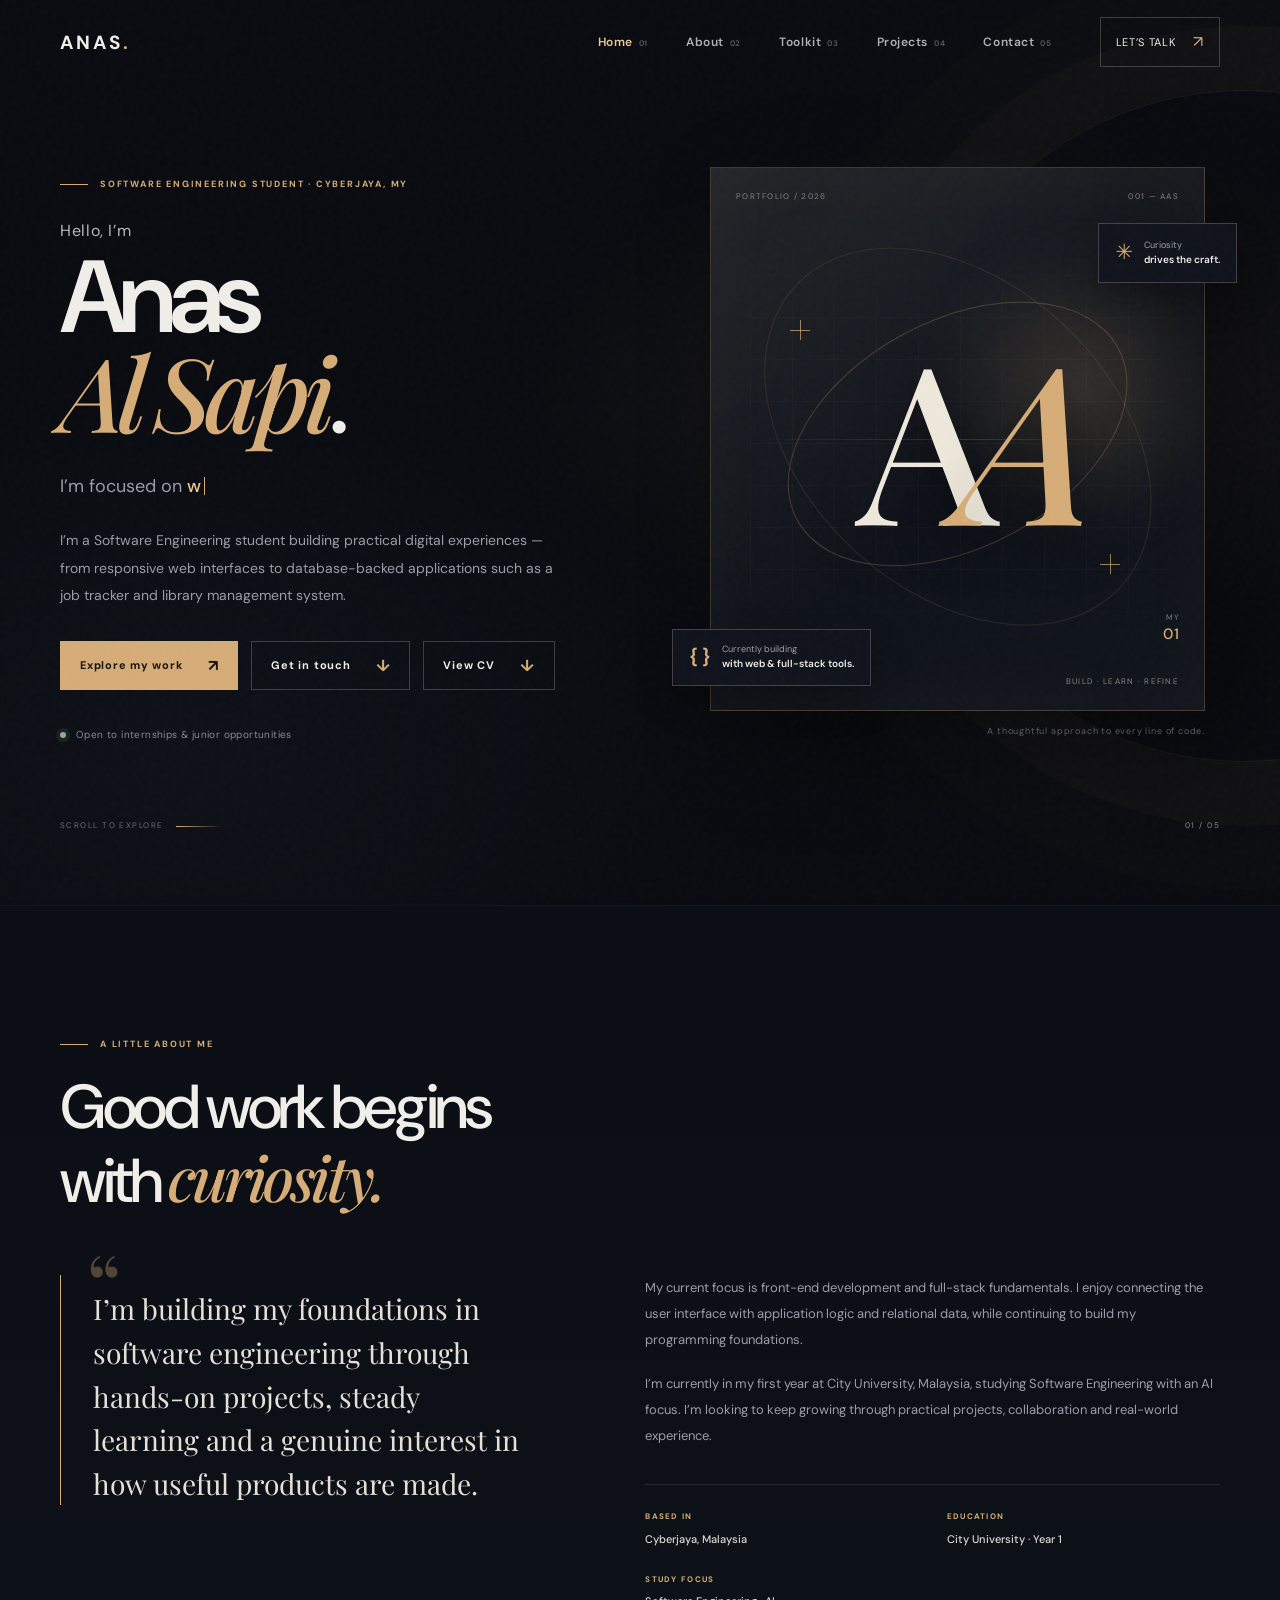
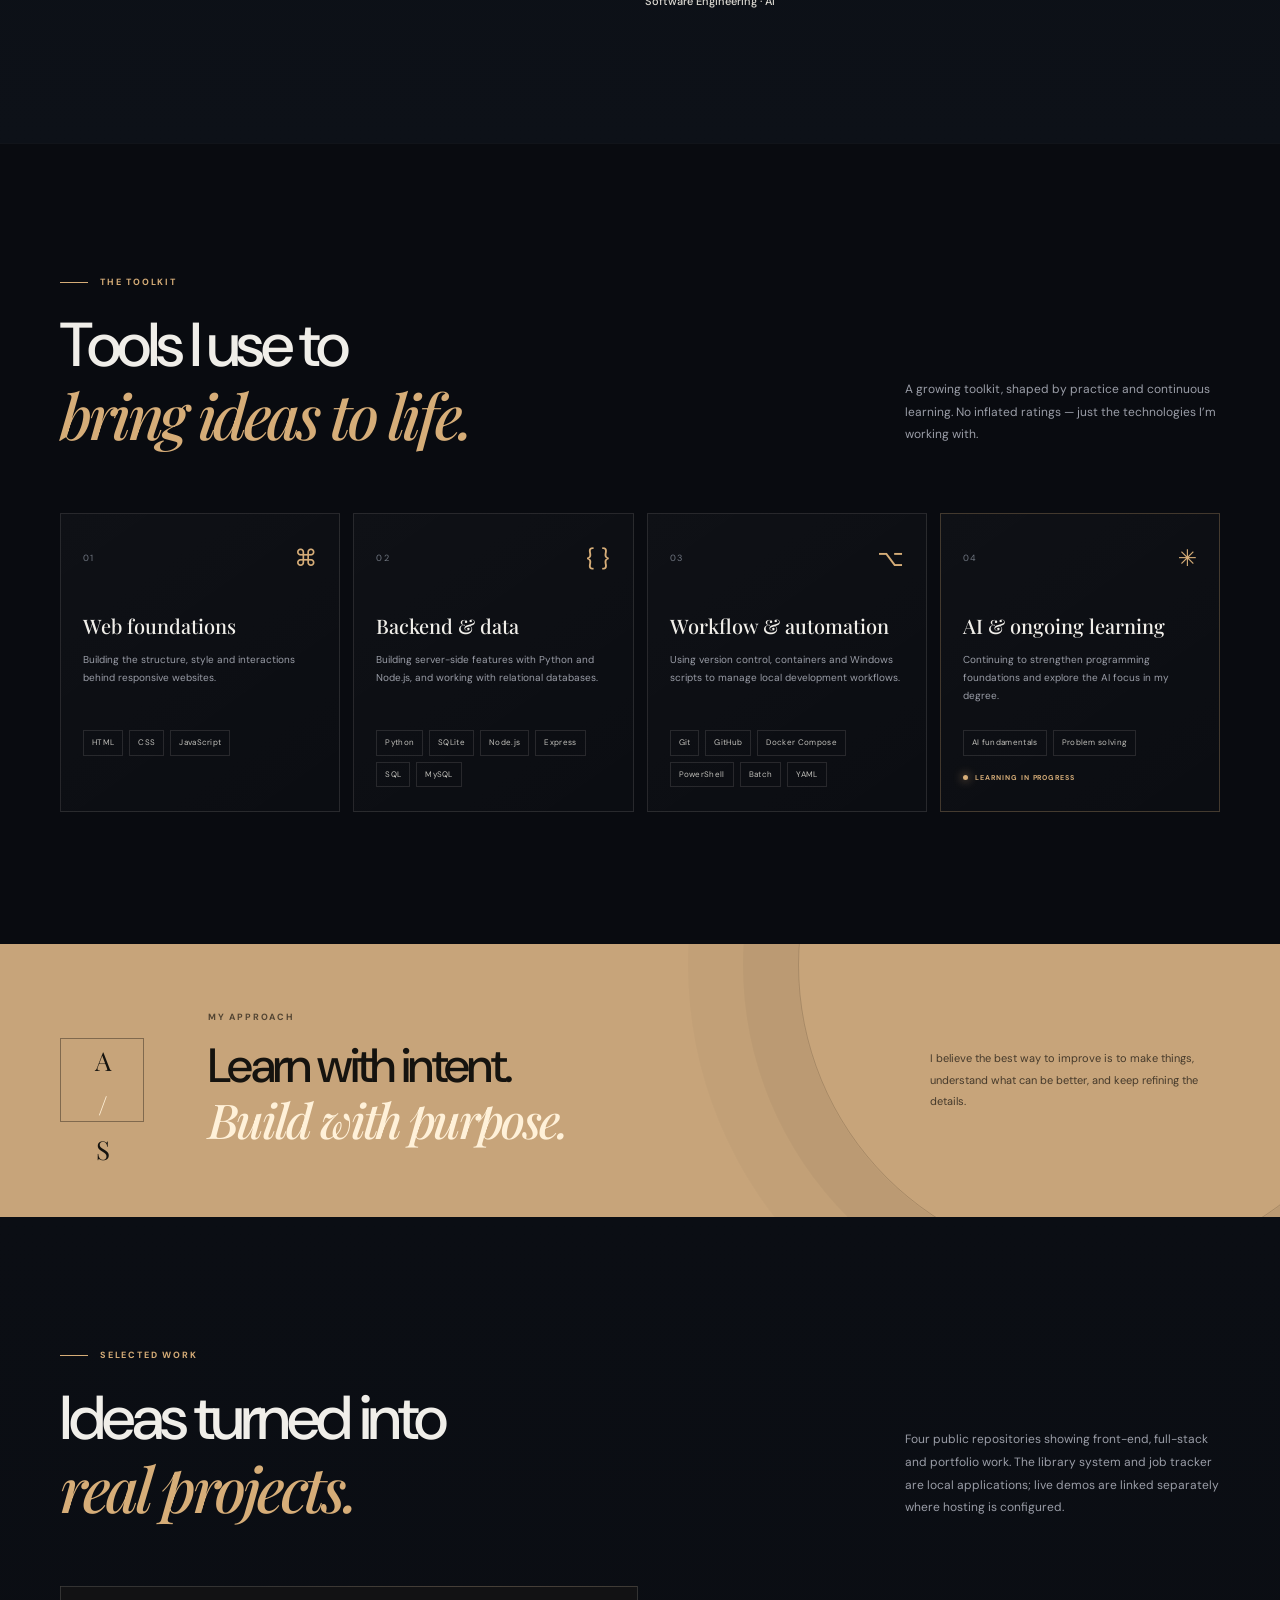
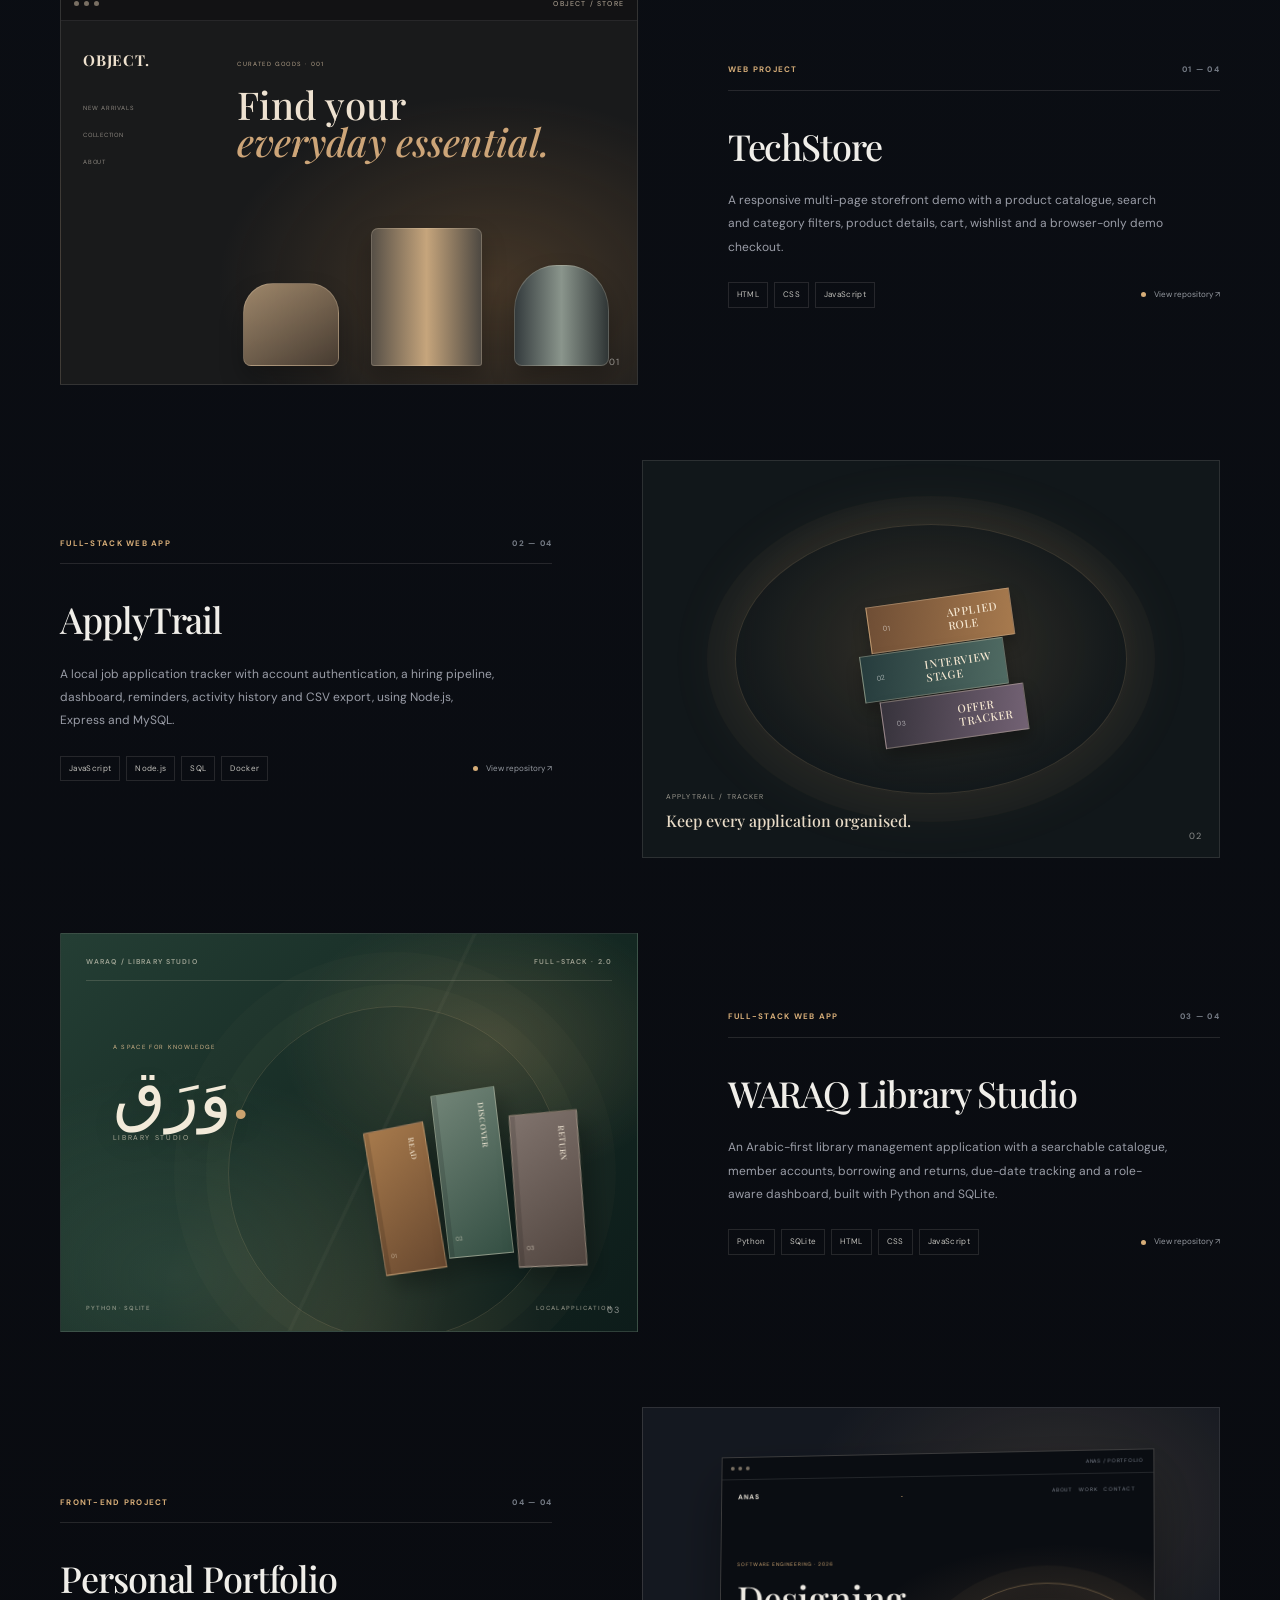
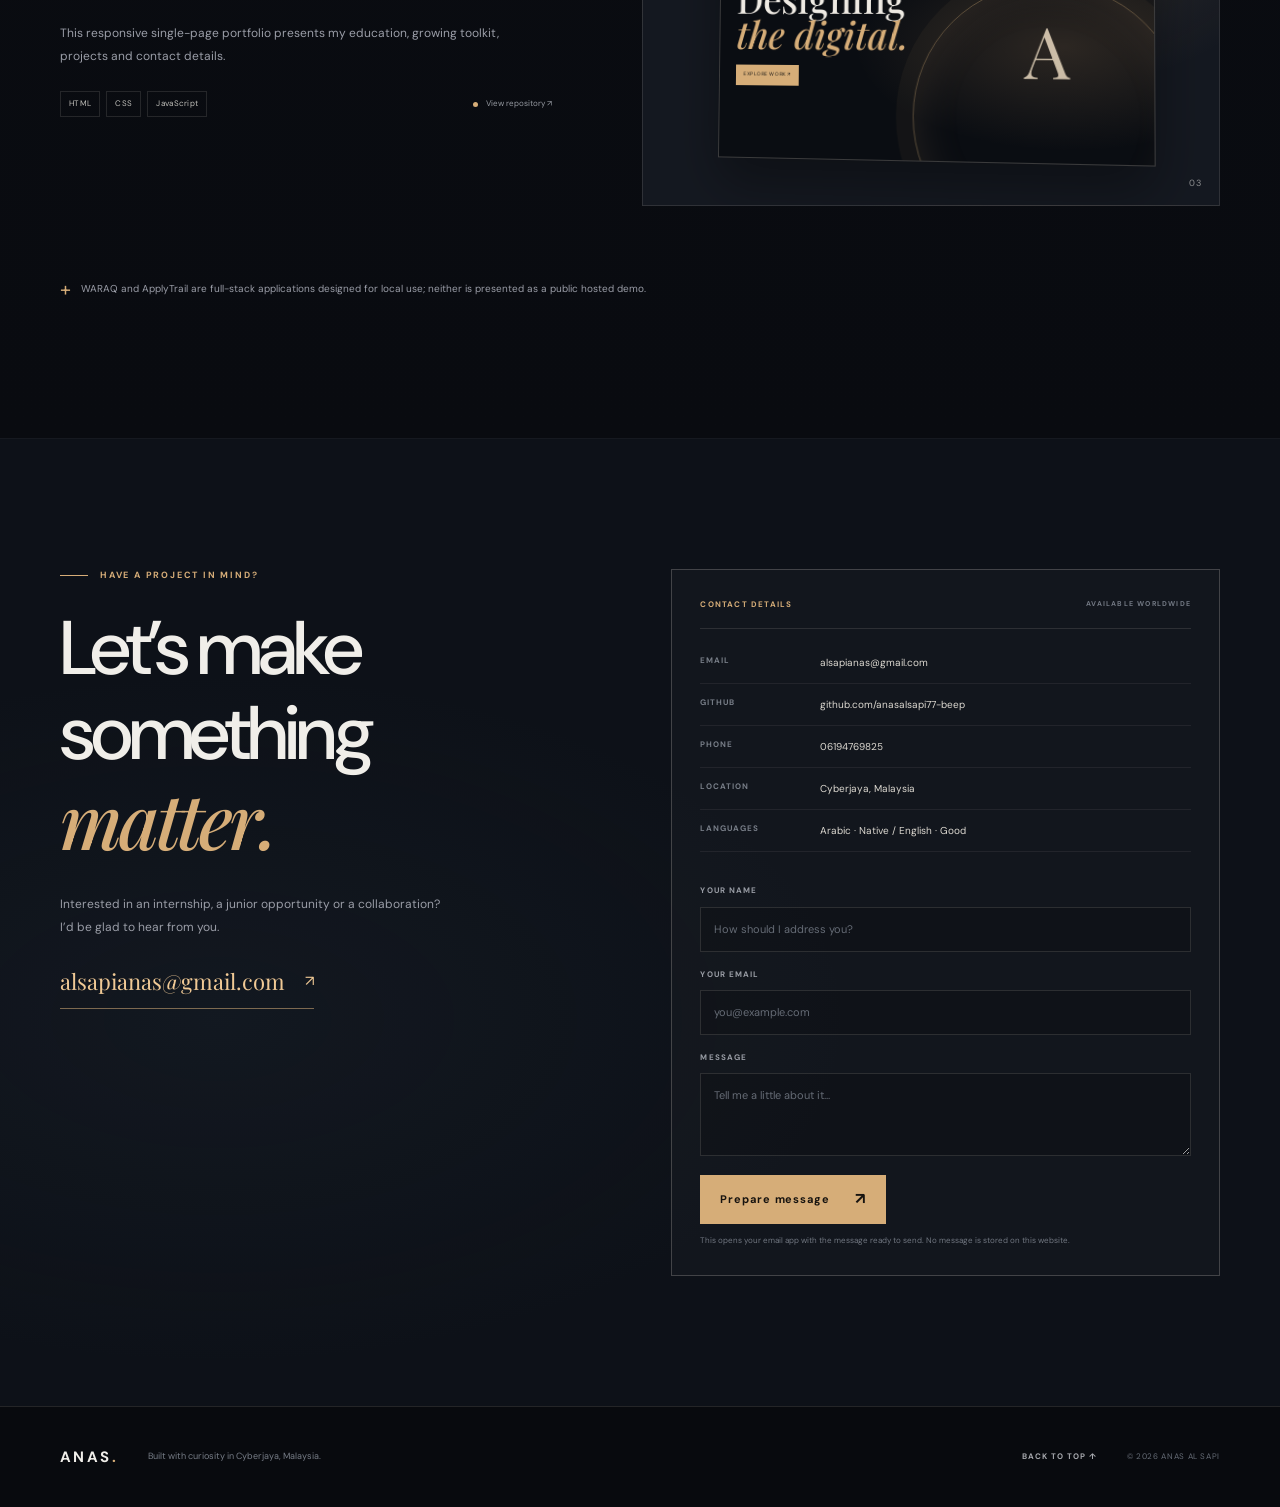
<file: index.html>
<!DOCTYPE html>
<html lang="en">
<head>
  <meta charset="UTF-8">
  <meta name="viewport" content="width=device-width, initial-scale=1.0">
  <meta name="theme-color" content="#090b10">
  <meta name="description" content="Anas Al Sapi — Software Engineering student in Malaysia, building responsive web interfaces and full-stack practice projects.">
  <meta property="og:title" content="Anas Al Sapi — Software Engineering Student">
  <meta property="og:description" content="A practical portfolio of web and full-stack projects by Anas Al Sapi.">
  <meta property="og:type" content="website">
  <title>Anas Al Sapi — Software Engineering Student</title>
  <link rel="icon" type="image/svg+xml" href="assets/favicon.svg">
  <link rel="preconnect" href="https://fonts.googleapis.com">
  <link rel="preconnect" href="https://fonts.gstatic.com" crossorigin>
  <link href="https://fonts.googleapis.com/css2?family=DM+Sans:wght@400;500;600;700&family=Playfair+Display:ital,wght@0,500;0,600;0,700;1,500;1,600&display=swap" rel="stylesheet">
  <link rel="stylesheet" href="style.css">
  <link rel="stylesheet" href="responsive.css">
  <link rel="stylesheet" href="animations.css">
  <script src="main.js" defer></script>
</head>
<body>
  <a class="skip-link" href="#main">Skip to content</a>
  <div class="noise" aria-hidden="true"></div>
  <div class="scroll-progress" id="scroll-progress" aria-hidden="true"></div>

  <header class="site-header" id="header">
    <nav class="nav container" aria-label="Main navigation">
      <a class="brand" href="#home" aria-label="Anas Al Sapi home">ANAS<span>.</span></a>
      <button class="menu-toggle" id="menu-toggle" type="button" aria-label="Open navigation" aria-expanded="false" aria-controls="nav-menu">
        <span></span><span></span>
      </button>
      <div class="nav-menu" id="nav-menu">
        <a class="nav-link active" href="#home">Home <small>01</small></a>
        <a class="nav-link" href="#about">About <small>02</small></a>
        <a class="nav-link" href="#skills">Toolkit <small>03</small></a>
        <a class="nav-link" href="#projects">Projects <small>04</small></a>
        <a class="nav-link" href="#contact">Contact <small>05</small></a>
        <a class="nav-contact" href="mailto:alsapianas@gmail.com">Let’s talk <span aria-hidden="true">↗</span></a>
      </div>
    </nav>
  </header>

  <main id="main">
    <section class="hero section-shell" id="home">
      <div class="container hero-grid">
        <div class="hero-copy" data-reveal>
          <p class="eyebrow"><span class="eyebrow-line"></span> SOFTWARE ENGINEERING STUDENT · CYBERJAYA, MY</p>
          <p class="hero-intro">Hello, I’m</p>
          <h1>Anas<br><span class="name-accent">Al Sapi<span class="name-period">.</span></span></h1>
          <div class="hero-role"><span class="role-prefix">I’m focused on</span> <span id="typing-text">web development</span><span class="typing-caret" aria-hidden="true"></span></div>
          <p class="hero-description">I’m a Software Engineering student building practical digital experiences — from responsive web interfaces to database-backed applications such as a job tracker and library management system.</p>
          <div class="hero-actions">
            <a class="button button-primary" href="#projects">Explore my work <span aria-hidden="true">↗</span></a>
            <a class="button button-quiet" href="#contact">Get in touch <span aria-hidden="true">↓</span></a>
            <a class="button button-quiet" href="https://github.com/anasalsapi77-beep/Anas_Portfolio/blob/main/CV.md" target="_blank" rel="noopener">View CV <span aria-hidden="true">↓</span></a>
          </div>
          <div class="hero-meta">
            <span class="meta-dot"></span>
            <span>Open to internships & junior opportunities</span>
          </div>
        </div>

        <div class="hero-art-wrap" data-reveal data-delay="150">
          <div class="hero-art" aria-label="Abstract monogram artwork representing Anas Al Sapi">
            <div class="art-topline"><span>PORTFOLIO / 2026</span><span>001 — AAS</span></div>
            <div class="art-grid" aria-hidden="true"></div>
            <div class="orbit orbit-one" aria-hidden="true"></div>
            <div class="orbit orbit-two" aria-hidden="true"></div>
            <div class="art-monogram">A<span>A</span></div>
            <div class="art-crosshair crosshair-one" aria-hidden="true"></div>
            <div class="art-crosshair crosshair-two" aria-hidden="true"></div>
            <div class="art-bottomline"><span>CURIOUS BY DESIGN</span><span>BUILD · LEARN · REFINE</span></div>
            <div class="art-index">MY<br><b>01</b></div>
          </div>
          <div class="floating-note note-top"><span class="note-symbol">✳</span><span>Curiosity<br><b>drives the craft.</b></span></div>
          <div class="floating-note note-bottom"><span class="note-code">{ }</span><span>Currently building<br><b>with web &amp; full-stack tools.</b></span></div>
          <p class="art-caption">A thoughtful approach to every line of code.</p>
        </div>
      </div>
      <div class="hero-bottom container"><span>SCROLL TO EXPLORE</span><span class="scroll-line"></span><span>01 / 05</span></div>
    </section>

    <section class="about section-shell" id="about">
      <div class="container section-container">
        <div class="section-heading" data-reveal>
          <p class="eyebrow"><span class="eyebrow-line"></span> A LITTLE ABOUT ME</p>
          <h2>Good work begins<br>with <em>curiosity.</em></h2>
        </div>
        <div class="about-grid">
          <div class="about-lead" data-reveal>
            <span class="large-quote" aria-hidden="true">“</span>
            <p>I’m building my foundations in software engineering through hands-on projects, steady learning and a genuine interest in how useful products are made.</p>
          </div>
          <div class="about-details" data-reveal data-delay="100">
            <p class="body-copy">My current focus is front-end development and full-stack fundamentals. I enjoy connecting the user interface with application logic and relational data, while continuing to build my programming foundations.</p>
            <p class="body-copy">I’m currently in my first year at City University, Malaysia, studying Software Engineering with an AI focus. I’m looking to keep growing through practical projects, collaboration and real-world experience.</p>
            <div class="about-facts">
              <div class="fact"><span class="fact-label">BASED IN</span><strong>Cyberjaya, Malaysia</strong></div>
              <div class="fact"><span class="fact-label">EDUCATION</span><strong>City University · Year 1</strong></div>
              <div class="fact"><span class="fact-label">STUDY FOCUS</span><strong>Software Engineering · AI</strong></div>
            </div>
          </div>
        </div>
      </div>
    </section>

    <section class="toolkit section-shell" id="skills">
      <div class="container section-container">
        <div class="section-heading heading-row" data-reveal>
          <div>
            <p class="eyebrow"><span class="eyebrow-line"></span> THE TOOLKIT</p>
            <h2>Tools I use to<br><em>bring ideas to life.</em></h2>
          </div>
          <p class="heading-aside">A growing toolkit, shaped by practice and continuous learning. No inflated ratings — just the technologies I’m working with.</p>
        </div>
        <div class="toolkit-grid">
          <article class="tool-card" data-reveal>
            <div class="tool-card-head"><span class="tool-number">01</span><span class="tool-icon">⌘</span></div>
            <h3>Web foundations</h3>
            <p>Building the structure, style and interactions behind responsive websites.</p>
            <div class="tag-list"><span>HTML</span><span>CSS</span><span>JavaScript</span></div>
          </article>
          <article class="tool-card" data-reveal data-delay="80">
            <div class="tool-card-head"><span class="tool-number">02</span><span class="tool-icon">{ }</span></div>
            <h3>Backend &amp; data</h3>
            <p>Building server-side features with Python and Node.js, and working with relational databases.</p>
            <div class="tag-list"><span>Python</span><span>SQLite</span><span>Node.js</span><span>Express</span><span>SQL</span><span>MySQL</span></div>
          </article>
          <article class="tool-card" data-reveal data-delay="160">
            <div class="tool-card-head"><span class="tool-number">03</span><span class="tool-icon">⌥</span></div>
            <h3>Workflow &amp; automation</h3>
            <p>Using version control, containers and Windows scripts to manage local development workflows.</p>
            <div class="tag-list"><span>Git</span><span>GitHub</span><span>Docker Compose</span><span>PowerShell</span><span>Batch</span><span>YAML</span></div>
          </article>
          <article class="tool-card tool-card-highlight" data-reveal data-delay="240">
            <div class="tool-card-head"><span class="tool-number">04</span><span class="tool-icon">✳</span></div>
            <h3>AI &amp; ongoing learning</h3>
            <p>Continuing to strengthen programming foundations and explore the AI focus in my degree.</p>
            <div class="tag-list"><span>AI fundamentals</span><span>Problem solving</span></div>
            <span class="learning-label"><i></i> LEARNING IN PROGRESS</span>
          </article>
        </div>
      </div>
    </section>

    <section class="approach section-shell">
      <div class="container approach-inner" data-reveal>
        <div class="approach-mark">A<span>/</span>S</div>
        <div class="approach-copy">
          <p class="eyebrow">MY APPROACH</p>
          <h2>Learn with intent.<br><em>Build with purpose.</em></h2>
        </div>
        <p class="approach-note">I believe the best way to improve is to make things, understand what can be better, and keep refining the details.</p>
      </div>
    </section>

    <section class="projects section-shell" id="projects">
      <div class="container section-container">
        <div class="section-heading heading-row" data-reveal>
          <div>
            <p class="eyebrow"><span class="eyebrow-line"></span> SELECTED WORK</p>
            <h2>Ideas turned into<br><em>real projects.</em></h2>
          </div>
          <p class="heading-aside">Four public repositories showing front-end, full-stack and portfolio work. The library system and job tracker are local applications; live demos are linked separately where hosting is configured.</p>
        </div>

        <div class="projects-list">
          <article class="project-card" data-reveal>
            <div class="project-visual visual-store">
              <div class="visual-window-bar"><span></span><span></span><span></span><b>OBJECT / STORE</b></div>
              <div class="store-layout">
                <div class="store-side"><b>OBJECT.</b><span>NEW ARRIVALS</span><span>COLLECTION</span><span>ABOUT</span></div>
                <div class="store-main"><small>CURATED GOODS · 001</small><strong>Find your<br><i>everyday essential.</i></strong><div class="store-products"><span class="product-shape shape-one"></span><span class="product-shape shape-two"></span><span class="product-shape shape-three"></span></div></div>
              </div>
              <span class="visual-index">01</span>
            </div>
            <div class="project-info">
              <div class="project-topline"><span>WEB PROJECT</span><span>01 — 04</span></div>
              <h3>TechStore</h3>
              <p>A responsive multi-page storefront demo with a product catalogue, search and category filters, product details, cart, wishlist and a browser-only demo checkout.</p>
              <div class="project-bottom"><div class="tag-list"><span>HTML</span><span>CSS</span><span>JavaScript</span></div><a class="project-status" href="https://github.com/anasalsapi77-beep/TechStore" target="_blank" rel="noopener noreferrer"><i></i> View repository ↗</a></div>
            </div>
          </article>

          <article class="project-card project-reverse" data-reveal>
            <div class="project-visual visual-library">
              <div class="library-glow"></div>
              <div class="book-stack"><div class="book book-one"><span>01</span><b>APPLIED<br>ROLE</b></div><div class="book book-two"><span>02</span><b>INTERVIEW<br>STAGE</b></div><div class="book book-three"><span>03</span><b>OFFER<br>TRACKER</b></div></div>
              <div class="library-caption"><span>APPLYTRAIL / TRACKER</span><b>Keep every application organised.</b></div>
              <span class="visual-index">02</span>
            </div>
            <div class="project-info">
              <div class="project-topline"><span>FULL-STACK WEB APP</span><span>02 — 04</span></div>
              <h3>ApplyTrail</h3>
              <p>A local job application tracker with account authentication, a hiring pipeline, dashboard, reminders, activity history and CSV export, using Node.js, Express and MySQL.</p>
              <div class="project-bottom"><div class="tag-list"><span>JavaScript</span><span>Node.js</span><span>SQL</span><span>Docker</span></div><a class="project-status" href="https://github.com/anasalsapi77-beep/ApplyTrail-Complete" target="_blank" rel="noopener noreferrer"><i></i> View repository ↗</a></div>
            </div>
          </article>

          <article class="project-card" data-reveal>
            <div class="project-visual visual-waraq">
              <div class="waraq-scene">
                <div class="waraq-topline"><span>WARAQ / LIBRARY STUDIO</span><span>FULL-STACK · 2.0</span></div>
                <div class="waraq-orbit" aria-hidden="true"></div>
                <div class="waraq-book-row" aria-hidden="true">
                  <span class="waraq-book waraq-book-a"><b>READ</b><i>01</i></span>
                  <span class="waraq-book waraq-book-b"><b>DISCOVER</b><i>02</i></span>
                  <span class="waraq-book waraq-book-c"><b>RETURN</b><i>03</i></span>
                </div>
                <div class="waraq-wordmark"><small>A SPACE FOR KNOWLEDGE</small><strong>وَرَق<span>.</span></strong><em>LIBRARY STUDIO</em></div>
                <div class="waraq-bottomline"><span>PYTHON · SQLITE</span><span>LOCAL APPLICATION</span></div>
              </div>
              <span class="visual-index">03</span>
            </div>
            <div class="project-info">
              <div class="project-topline"><span>FULL-STACK WEB APP</span><span>03 — 04</span></div>
              <h3>WARAQ Library Studio</h3>
              <p>An Arabic-first library management application with a searchable catalogue, member accounts, borrowing and returns, due-date tracking and a role-aware dashboard, built with Python and SQLite.</p>
              <div class="project-bottom"><div class="tag-list"><span>Python</span><span>SQLite</span><span>HTML</span><span>CSS</span><span>JavaScript</span></div><a class="project-status" href="https://github.com/anasalsapi77-beep/Waraq-Library-Studio" target="_blank" rel="noopener noreferrer"><i></i> View repository ↗</a></div>
            </div>
          </article>

          <article class="project-card project-reverse" data-reveal>
            <div class="project-visual visual-portfolio">
              <div class="portfolio-browser"><div class="browser-head"><span></span><span></span><span></span><small>ANAS / PORTFOLIO</small></div><div class="browser-content"><div class="browser-menu">ANAS<span>.</span><i>ABOUT&nbsp;&nbsp; WORK&nbsp;&nbsp; CONTACT</i></div><div class="browser-hero"><small>SOFTWARE ENGINEERING · 2026</small><b>Designing<br><em>the digital.</em></b><span class="browser-button">EXPLORE WORK ↗</span></div><div class="browser-orb">A<span>.</span></div></div></div>
              <span class="visual-index">03</span>
            </div>
            <div class="project-info">
              <div class="project-topline"><span>FRONT-END PROJECT</span><span>04 — 04</span></div>
              <h3>Personal Portfolio</h3>
              <p>This responsive single-page portfolio presents my education, growing toolkit, projects and contact details.</p>
              <div class="project-bottom"><div class="tag-list"><span>HTML</span><span>CSS</span><span>JavaScript</span></div><a class="project-status" href="https://github.com/anasalsapi77-beep/Anas_Portfolio" target="_blank" rel="noopener noreferrer"><i></i> View repository ↗</a></div>
            </div>
          </article>
        </div>
        <p class="projects-footnote"><span>+</span> WARAQ and ApplyTrail are full-stack applications designed for local use; neither is presented as a public hosted demo.</p>
      </div>
    </section>

    <section class="contact section-shell" id="contact">
      <div class="container contact-container">
        <div class="contact-heading" data-reveal>
          <p class="eyebrow"><span class="eyebrow-line"></span> HAVE A PROJECT IN MIND?</p>
          <h2>Let’s make<br>something <em>matter.</em></h2>
          <p class="contact-intro">Interested in an internship, a junior opportunity or a collaboration? I’d be glad to hear from you.</p>
          <a class="email-link" href="mailto:alsapianas@gmail.com">alsapianas@gmail.com <span aria-hidden="true">↗</span></a>
        </div>
        <div class="contact-panel" data-reveal data-delay="120">
          <div class="contact-panel-top"><span>CONTACT DETAILS</span><span>AVAILABLE WORLDWIDE</span></div>
          <div class="contact-row"><span class="contact-label">EMAIL</span><a href="mailto:alsapianas@gmail.com">alsapianas@gmail.com</a></div>
          <div class="contact-row"><span class="contact-label">GITHUB</span><a href="https://github.com/anasalsapi77-beep" target="_blank" rel="noopener noreferrer">github.com/anasalsapi77-beep</a></div>
          <div class="contact-row"><span class="contact-label">PHONE</span><a href="tel:06194769825">06194769825</a></div>
          <div class="contact-row"><span class="contact-label">LOCATION</span><span>Cyberjaya, Malaysia</span></div>
          <div class="contact-row"><span class="contact-label">LANGUAGES</span><span>Arabic · Native / English · Good</span></div>
          <form class="contact-form" id="contact-form">
            <label for="sender-name">YOUR NAME</label>
            <input id="sender-name" name="name" type="text" placeholder="How should I address you?" autocomplete="name" required>
            <label for="sender-email">YOUR EMAIL</label>
            <input id="sender-email" name="email" type="email" placeholder="you@example.com" autocomplete="email" required>
            <label for="sender-message">MESSAGE</label>
            <textarea id="sender-message" name="message" rows="3" placeholder="Tell me a little about it..." required></textarea>
            <button class="button button-primary form-submit" type="submit">Prepare message <span aria-hidden="true">↗</span></button>
            <p class="form-note" id="form-note">This opens your email app with the message ready to send. No message is stored on this website.</p>
          </form>
        </div>
      </div>
    </section>
  </main>

  <footer class="site-footer">
    <div class="container footer-inner">
      <a class="brand footer-brand" href="#home">ANAS<span>.</span></a>
      <p>Built with curiosity in Cyberjaya, Malaysia.</p>
      <a class="back-top" href="#home">BACK TO TOP ↑</a>
      <span class="copyright">© <span id="current-year">2026</span> ANAS AL SAPI</span>
    </div>
  </footer>
</body>
</html>
</file>
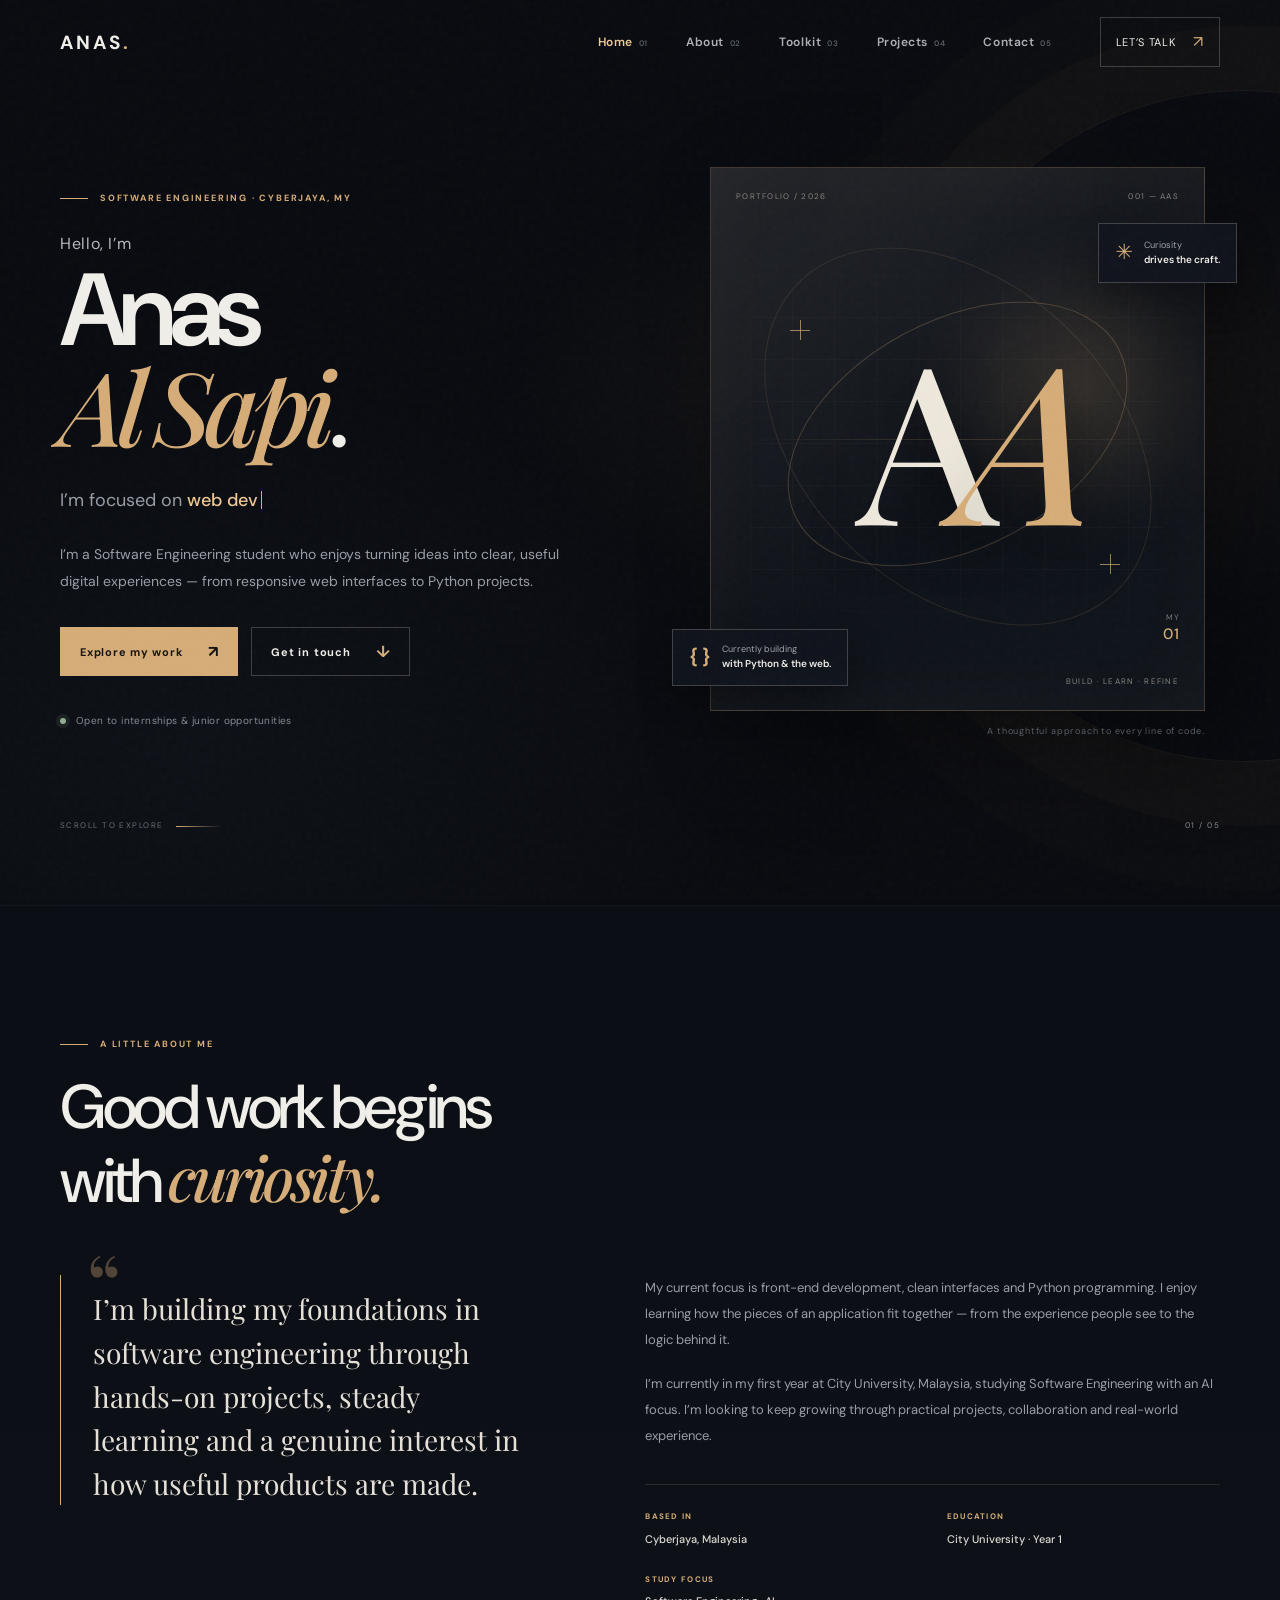
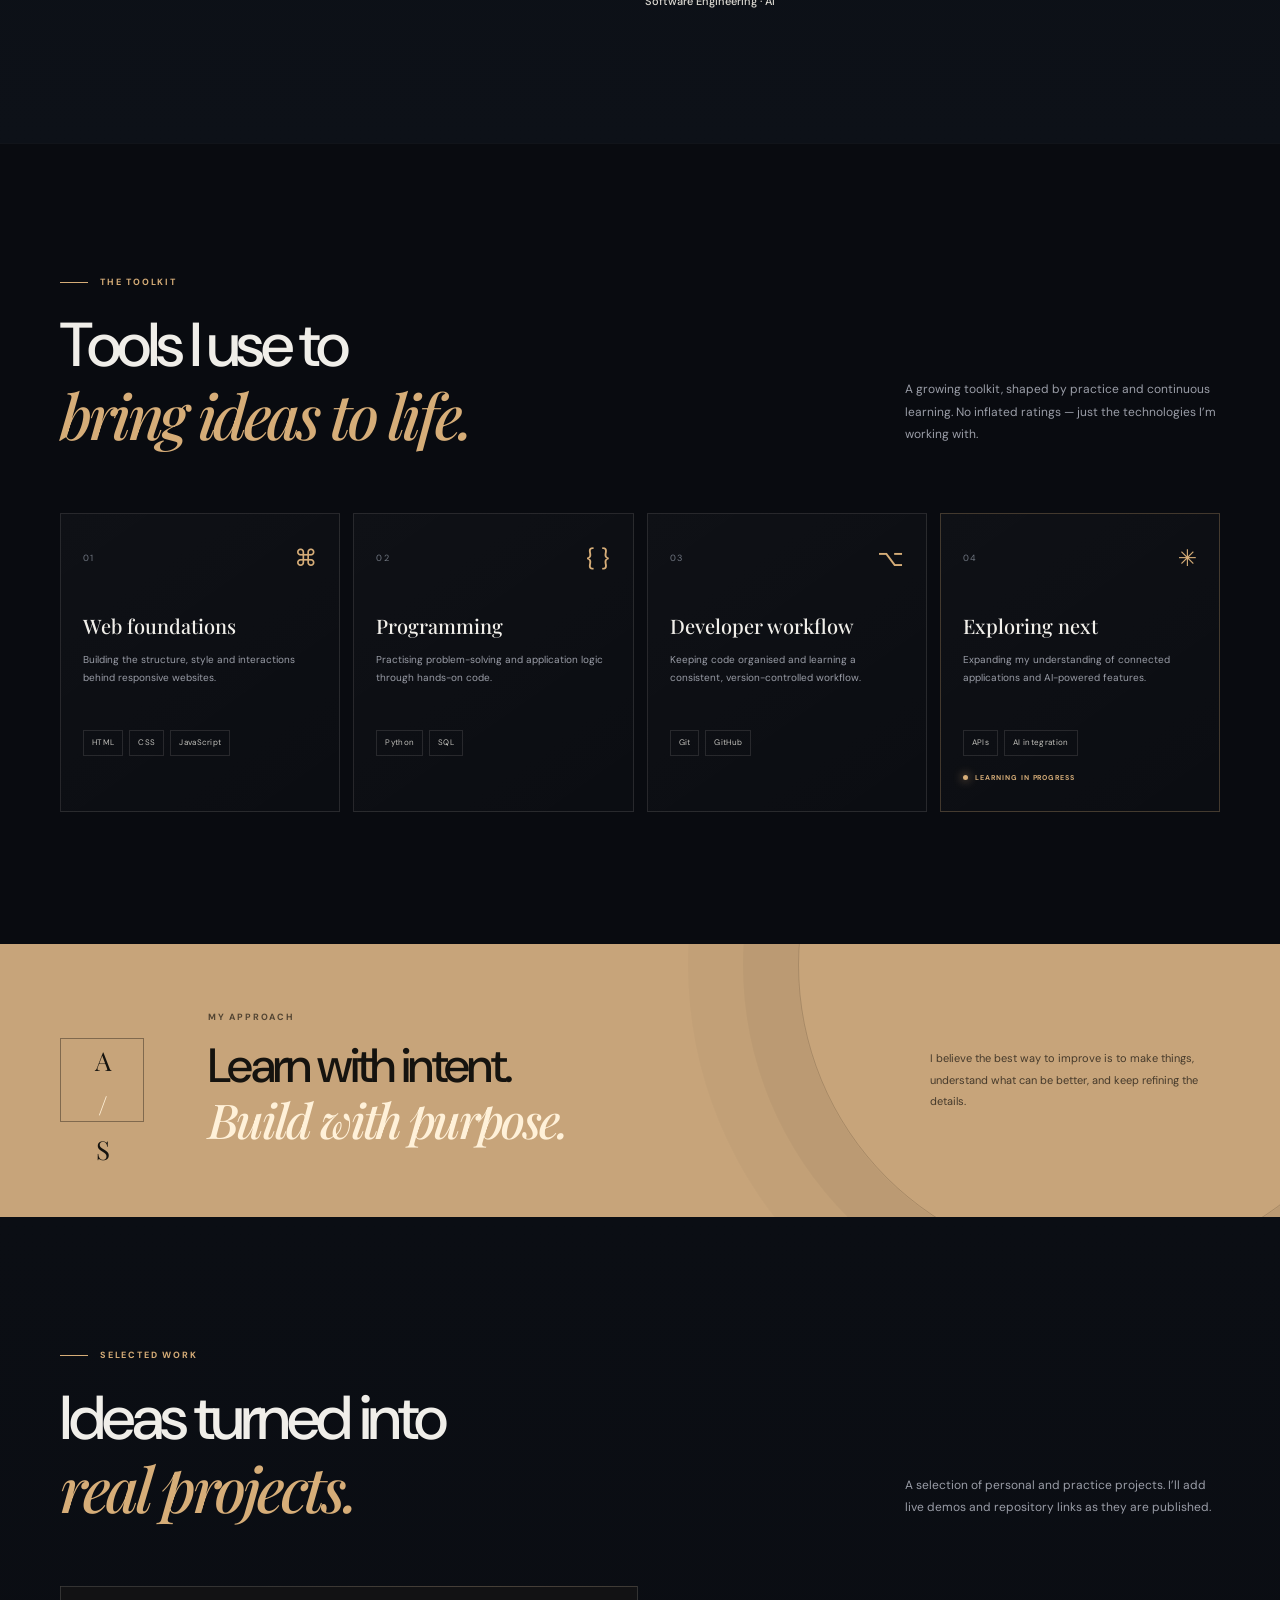
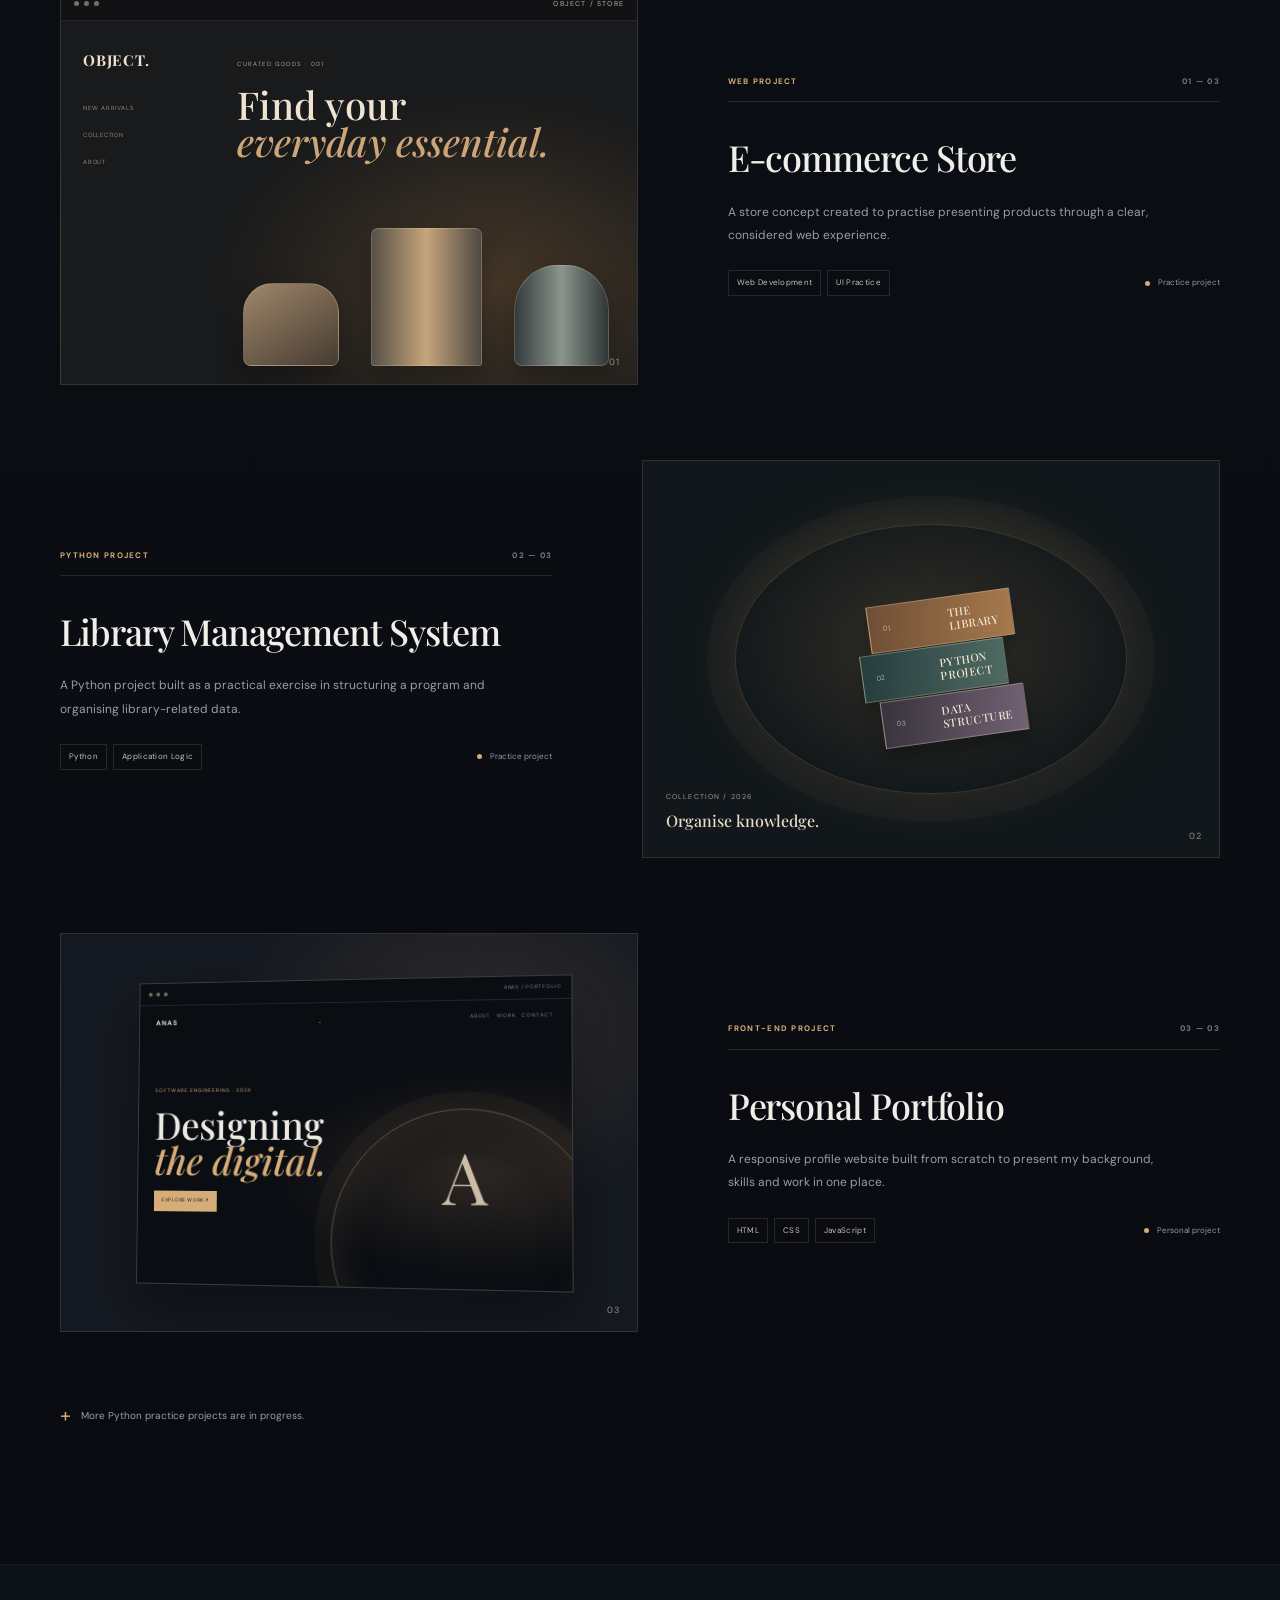
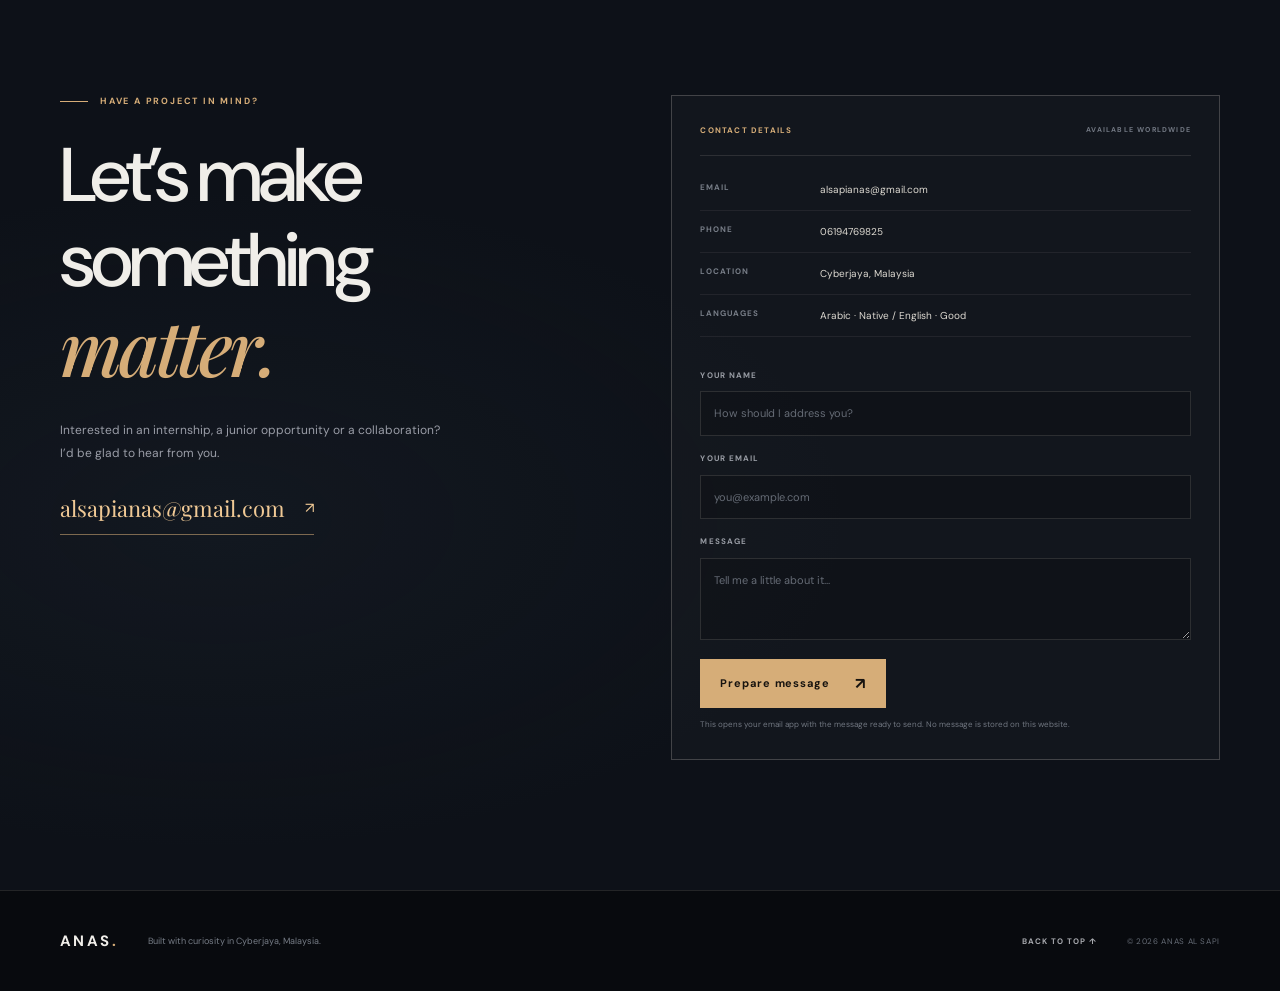
<file: Anas_Cinematic_Portfolio/Anas_Cinematic_Portfolio/index.html>
<!DOCTYPE html>
<html lang="en">
<head>
  <meta charset="UTF-8">
  <meta name="viewport" content="width=device-width, initial-scale=1.0">
  <meta name="theme-color" content="#090b10">
  <meta name="description" content="Anas Al Sapi — Software Engineering student in Cyberjaya, Malaysia, exploring web development, Python and thoughtful digital experiences.">
  <meta property="og:title" content="Anas Al Sapi — Software Developer">
  <meta property="og:description" content="A selection of projects, skills and ideas by Anas Al Sapi.">
  <meta property="og:type" content="website">
  <title>Anas Al Sapi — Software Developer</title>
  <link rel="icon" type="image/svg+xml" href="assets/favicon.svg">
  <link rel="preconnect" href="https://fonts.googleapis.com">
  <link rel="preconnect" href="https://fonts.gstatic.com" crossorigin>
  <link href="https://fonts.googleapis.com/css2?family=DM+Sans:wght@400;500;600;700&family=Playfair+Display:ital,wght@0,500;0,600;0,700;1,500;1,600&display=swap" rel="stylesheet">
  <link rel="stylesheet" href="style.css">
  <link rel="stylesheet" href="responsive.css">
  <link rel="stylesheet" href="animations.css">
  <script src="main.js" defer></script>
</head>
<body>
  <a class="skip-link" href="#main">Skip to content</a>
  <div class="noise" aria-hidden="true"></div>
  <div class="scroll-progress" id="scroll-progress" aria-hidden="true"></div>

  <header class="site-header" id="header">
    <nav class="nav container" aria-label="Main navigation">
      <a class="brand" href="#home" aria-label="Anas Al Sapi home">ANAS<span>.</span></a>
      <button class="menu-toggle" id="menu-toggle" type="button" aria-label="Open navigation" aria-expanded="false" aria-controls="nav-menu">
        <span></span><span></span>
      </button>
      <div class="nav-menu" id="nav-menu">
        <a class="nav-link active" href="#home">Home <small>01</small></a>
        <a class="nav-link" href="#about">About <small>02</small></a>
        <a class="nav-link" href="#skills">Toolkit <small>03</small></a>
        <a class="nav-link" href="#projects">Projects <small>04</small></a>
        <a class="nav-link" href="#contact">Contact <small>05</small></a>
        <a class="nav-contact" href="mailto:alsapianas@gmail.com">Let’s talk <span aria-hidden="true">↗</span></a>
      </div>
    </nav>
  </header>

  <main id="main">
    <section class="hero section-shell" id="home">
      <div class="container hero-grid">
        <div class="hero-copy" data-reveal>
          <p class="eyebrow"><span class="eyebrow-line"></span> SOFTWARE ENGINEERING · CYBERJAYA, MY</p>
          <p class="hero-intro">Hello, I’m</p>
          <h1>Anas<br><span class="name-accent">Al Sapi<span class="name-period">.</span></span></h1>
          <div class="hero-role"><span class="role-prefix">I’m focused on</span> <span id="typing-text">web development</span><span class="typing-caret" aria-hidden="true"></span></div>
          <p class="hero-description">I’m a Software Engineering student who enjoys turning ideas into clear, useful digital experiences — from responsive web interfaces to Python projects.</p>
          <div class="hero-actions">
            <a class="button button-primary" href="#projects">Explore my work <span aria-hidden="true">↗</span></a>
            <a class="button button-quiet" href="#contact">Get in touch <span aria-hidden="true">↓</span></a>
          </div>
          <div class="hero-meta">
            <span class="meta-dot"></span>
            <span>Open to internships & junior opportunities</span>
          </div>
        </div>

        <div class="hero-art-wrap" data-reveal data-delay="150">
          <div class="hero-art" aria-label="Abstract monogram artwork representing Anas Al Sapi">
            <div class="art-topline"><span>PORTFOLIO / 2026</span><span>001 — AAS</span></div>
            <div class="art-grid" aria-hidden="true"></div>
            <div class="orbit orbit-one" aria-hidden="true"></div>
            <div class="orbit orbit-two" aria-hidden="true"></div>
            <div class="art-monogram">A<span>A</span></div>
            <div class="art-crosshair crosshair-one" aria-hidden="true"></div>
            <div class="art-crosshair crosshair-two" aria-hidden="true"></div>
            <div class="art-bottomline"><span>CURIOUS BY DESIGN</span><span>BUILD · LEARN · REFINE</span></div>
            <div class="art-index">MY<br><b>01</b></div>
          </div>
          <div class="floating-note note-top"><span class="note-symbol">✳</span><span>Curiosity<br><b>drives the craft.</b></span></div>
          <div class="floating-note note-bottom"><span class="note-code">{ }</span><span>Currently building<br><b>with Python & the web.</b></span></div>
          <p class="art-caption">A thoughtful approach to every line of code.</p>
        </div>
      </div>
      <div class="hero-bottom container"><span>SCROLL TO EXPLORE</span><span class="scroll-line"></span><span>01 / 05</span></div>
    </section>

    <section class="about section-shell" id="about">
      <div class="container section-container">
        <div class="section-heading" data-reveal>
          <p class="eyebrow"><span class="eyebrow-line"></span> A LITTLE ABOUT ME</p>
          <h2>Good work begins<br>with <em>curiosity.</em></h2>
        </div>
        <div class="about-grid">
          <div class="about-lead" data-reveal>
            <span class="large-quote" aria-hidden="true">“</span>
            <p>I’m building my foundations in software engineering through hands-on projects, steady learning and a genuine interest in how useful products are made.</p>
          </div>
          <div class="about-details" data-reveal data-delay="100">
            <p class="body-copy">My current focus is front-end development, clean interfaces and Python programming. I enjoy learning how the pieces of an application fit together — from the experience people see to the logic behind it.</p>
            <p class="body-copy">I’m currently in my first year at City University, Malaysia, studying Software Engineering with an AI focus. I’m looking to keep growing through practical projects, collaboration and real-world experience.</p>
            <div class="about-facts">
              <div class="fact"><span class="fact-label">BASED IN</span><strong>Cyberjaya, Malaysia</strong></div>
              <div class="fact"><span class="fact-label">EDUCATION</span><strong>City University · Year 1</strong></div>
              <div class="fact"><span class="fact-label">STUDY FOCUS</span><strong>Software Engineering · AI</strong></div>
            </div>
          </div>
        </div>
      </div>
    </section>

    <section class="toolkit section-shell" id="skills">
      <div class="container section-container">
        <div class="section-heading heading-row" data-reveal>
          <div>
            <p class="eyebrow"><span class="eyebrow-line"></span> THE TOOLKIT</p>
            <h2>Tools I use to<br><em>bring ideas to life.</em></h2>
          </div>
          <p class="heading-aside">A growing toolkit, shaped by practice and continuous learning. No inflated ratings — just the technologies I’m working with.</p>
        </div>
        <div class="toolkit-grid">
          <article class="tool-card" data-reveal>
            <div class="tool-card-head"><span class="tool-number">01</span><span class="tool-icon">⌘</span></div>
            <h3>Web foundations</h3>
            <p>Building the structure, style and interactions behind responsive websites.</p>
            <div class="tag-list"><span>HTML</span><span>CSS</span><span>JavaScript</span></div>
          </article>
          <article class="tool-card" data-reveal data-delay="80">
            <div class="tool-card-head"><span class="tool-number">02</span><span class="tool-icon">{ }</span></div>
            <h3>Programming</h3>
            <p>Practising problem-solving and application logic through hands-on code.</p>
            <div class="tag-list"><span>Python</span><span>SQL</span></div>
          </article>
          <article class="tool-card" data-reveal data-delay="160">
            <div class="tool-card-head"><span class="tool-number">03</span><span class="tool-icon">⌥</span></div>
            <h3>Developer workflow</h3>
            <p>Keeping code organised and learning a consistent, version-controlled workflow.</p>
            <div class="tag-list"><span>Git</span><span>GitHub</span></div>
          </article>
          <article class="tool-card tool-card-highlight" data-reveal data-delay="240">
            <div class="tool-card-head"><span class="tool-number">04</span><span class="tool-icon">✳</span></div>
            <h3>Exploring next</h3>
            <p>Expanding my understanding of connected applications and AI-powered features.</p>
            <div class="tag-list"><span>APIs</span><span>AI integration</span></div>
            <span class="learning-label"><i></i> LEARNING IN PROGRESS</span>
          </article>
        </div>
      </div>
    </section>

    <section class="approach section-shell">
      <div class="container approach-inner" data-reveal>
        <div class="approach-mark">A<span>/</span>S</div>
        <div class="approach-copy">
          <p class="eyebrow">MY APPROACH</p>
          <h2>Learn with intent.<br><em>Build with purpose.</em></h2>
        </div>
        <p class="approach-note">I believe the best way to improve is to make things, understand what can be better, and keep refining the details.</p>
      </div>
    </section>

    <section class="projects section-shell" id="projects">
      <div class="container section-container">
        <div class="section-heading heading-row" data-reveal>
          <div>
            <p class="eyebrow"><span class="eyebrow-line"></span> SELECTED WORK</p>
            <h2>Ideas turned into<br><em>real projects.</em></h2>
          </div>
          <p class="heading-aside">A selection of personal and practice projects. I’ll add live demos and repository links as they are published.</p>
        </div>

        <div class="projects-list">
          <article class="project-card" data-reveal>
            <div class="project-visual visual-store">
              <div class="visual-window-bar"><span></span><span></span><span></span><b>OBJECT / STORE</b></div>
              <div class="store-layout">
                <div class="store-side"><b>OBJECT.</b><span>NEW ARRIVALS</span><span>COLLECTION</span><span>ABOUT</span></div>
                <div class="store-main"><small>CURATED GOODS · 001</small><strong>Find your<br><i>everyday essential.</i></strong><div class="store-products"><span class="product-shape shape-one"></span><span class="product-shape shape-two"></span><span class="product-shape shape-three"></span></div></div>
              </div>
              <span class="visual-index">01</span>
            </div>
            <div class="project-info">
              <div class="project-topline"><span>WEB PROJECT</span><span>01 — 03</span></div>
              <h3>E-commerce Store</h3>
              <p>A store concept created to practise presenting products through a clear, considered web experience.</p>
              <div class="project-bottom"><div class="tag-list"><span>Web Development</span><span>UI Practice</span></div><span class="project-status"><i></i> Practice project</span></div>
            </div>
          </article>

          <article class="project-card project-reverse" data-reveal>
            <div class="project-visual visual-library">
              <div class="library-glow"></div>
              <div class="book-stack"><div class="book book-one"><span>01</span><b>THE<br>LIBRARY</b></div><div class="book book-two"><span>02</span><b>PYTHON<br>PROJECT</b></div><div class="book book-three"><span>03</span><b>DATA<br>STRUCTURE</b></div></div>
              <div class="library-caption"><span>COLLECTION / 2026</span><b>Organise knowledge.</b></div>
              <span class="visual-index">02</span>
            </div>
            <div class="project-info">
              <div class="project-topline"><span>PYTHON PROJECT</span><span>02 — 03</span></div>
              <h3>Library Management System</h3>
              <p>A Python project built as a practical exercise in structuring a program and organising library-related data.</p>
              <div class="project-bottom"><div class="tag-list"><span>Python</span><span>Application Logic</span></div><span class="project-status"><i></i> Practice project</span></div>
            </div>
          </article>

          <article class="project-card" data-reveal>
            <div class="project-visual visual-portfolio">
              <div class="portfolio-browser"><div class="browser-head"><span></span><span></span><span></span><small>ANAS / PORTFOLIO</small></div><div class="browser-content"><div class="browser-menu">ANAS<span>.</span><i>ABOUT&nbsp;&nbsp; WORK&nbsp;&nbsp; CONTACT</i></div><div class="browser-hero"><small>SOFTWARE ENGINEERING · 2026</small><b>Designing<br><em>the digital.</em></b><span class="browser-button">EXPLORE WORK ↗</span></div><div class="browser-orb">A<span>.</span></div></div></div>
              <span class="visual-index">03</span>
            </div>
            <div class="project-info">
              <div class="project-topline"><span>FRONT-END PROJECT</span><span>03 — 03</span></div>
              <h3>Personal Portfolio</h3>
              <p>A responsive profile website built from scratch to present my background, skills and work in one place.</p>
              <div class="project-bottom"><div class="tag-list"><span>HTML</span><span>CSS</span><span>JavaScript</span></div><span class="project-status"><i></i> Personal project</span></div>
            </div>
          </article>
        </div>
        <p class="projects-footnote"><span>+</span> More Python practice projects are in progress.</p>
      </div>
    </section>

    <section class="contact section-shell" id="contact">
      <div class="container contact-container">
        <div class="contact-heading" data-reveal>
          <p class="eyebrow"><span class="eyebrow-line"></span> HAVE A PROJECT IN MIND?</p>
          <h2>Let’s make<br>something <em>matter.</em></h2>
          <p class="contact-intro">Interested in an internship, a junior opportunity or a collaboration? I’d be glad to hear from you.</p>
          <a class="email-link" href="mailto:alsapianas@gmail.com">alsapianas@gmail.com <span aria-hidden="true">↗</span></a>
        </div>
        <div class="contact-panel" data-reveal data-delay="120">
          <div class="contact-panel-top"><span>CONTACT DETAILS</span><span>AVAILABLE WORLDWIDE</span></div>
          <div class="contact-row"><span class="contact-label">EMAIL</span><a href="mailto:alsapianas@gmail.com">alsapianas@gmail.com</a></div>
          <div class="contact-row"><span class="contact-label">PHONE</span><a href="tel:06194769825">06194769825</a></div>
          <div class="contact-row"><span class="contact-label">LOCATION</span><span>Cyberjaya, Malaysia</span></div>
          <div class="contact-row"><span class="contact-label">LANGUAGES</span><span>Arabic · Native / English · Good</span></div>
          <form class="contact-form" id="contact-form">
            <label for="sender-name">YOUR NAME</label>
            <input id="sender-name" name="name" type="text" placeholder="How should I address you?" autocomplete="name" required>
            <label for="sender-email">YOUR EMAIL</label>
            <input id="sender-email" name="email" type="email" placeholder="you@example.com" autocomplete="email" required>
            <label for="sender-message">MESSAGE</label>
            <textarea id="sender-message" name="message" rows="3" placeholder="Tell me a little about it..." required></textarea>
            <button class="button button-primary form-submit" type="submit">Prepare message <span aria-hidden="true">↗</span></button>
            <p class="form-note" id="form-note">This opens your email app with the message ready to send. No message is stored on this website.</p>
          </form>
        </div>
      </div>
    </section>
  </main>

  <footer class="site-footer">
    <div class="container footer-inner">
      <a class="brand footer-brand" href="#home">ANAS<span>.</span></a>
      <p>Built with curiosity in Cyberjaya, Malaysia.</p>
      <a class="back-top" href="#home">BACK TO TOP ↑</a>
      <span class="copyright">© <span id="current-year">2026</span> ANAS AL SAPI</span>
    </div>
  </footer>
</body>
</html>
</file>
<file: style.css>
:root {
  color-scheme: dark;
  --bg: #090b10;
  --bg-soft: #0e1118;
  --panel: #11151d;
  --panel-2: #151a23;
  --text: #f0eee9;
  --muted: #9a9da7;
  --muted-2: #6f7581;
  --line: rgba(235, 229, 216, .12);
  --line-strong: rgba(235, 229, 216, .22);
  --accent: #d6ad78;
  --accent-bright: #f0c995;
  --accent-soft: rgba(214, 173, 120, .12);
  --serif: "Playfair Display", Georgia, serif;
  --sans: "DM Sans", Inter, ui-sans-serif, system-ui, -apple-system, BlinkMacSystemFont, "Segoe UI", sans-serif;
  --container: 1160px;
}

* { box-sizing: border-box; }
html { scroll-behavior: smooth; scroll-padding-top: 92px; }
body { margin: 0; background: var(--bg); color: var(--text); font-family: var(--sans); font-size: 15px; line-height: 1.7; overflow-x: hidden; }
body.menu-open { overflow: hidden; }
a { color: inherit; text-decoration: none; }
button, input, textarea { font: inherit; }
button, a { -webkit-tap-highlight-color: transparent; }
::selection { color: var(--bg); background: var(--accent); }
.container { width: min(var(--container), calc(100% - 64px)); margin-inline: auto; }
.section-shell { position: relative; isolation: isolate; }
.section-container { padding-block: 132px; }
.skip-link { position: fixed; top: 12px; left: 12px; z-index: 2000; padding: 10px 14px; background: var(--accent); color: #111; transform: translateY(-160%); }
.skip-link:focus { transform: translateY(0); }
.noise { position: fixed; inset: 0; z-index: 1000; pointer-events: none; opacity: .035; background-image: url("data:image/svg+xml,%3Csvg viewBox='0 0 180 180' xmlns='http://www.w3.org/2000/svg'%3E%3Cfilter id='n'%3E%3CfeTurbulence type='fractalNoise' baseFrequency='.92' numOctaves='3' stitchTiles='stitch'/%3E%3C/filter%3E%3Crect width='100%25' height='100%25' filter='url(%23n)' opacity='.7'/%3E%3C/svg%3E"); }
.scroll-progress { position: fixed; top: 0; left: 0; z-index: 1200; width: 0; height: 2px; background: linear-gradient(90deg, var(--accent), #f0d4a8); box-shadow: 0 0 12px rgba(214,173,120,.5); }

/* Header */
.site-header { position: fixed; top: 0; left: 0; z-index: 100; width: 100%; border-bottom: 1px solid transparent; transition: background .35s ease, border-color .35s ease, box-shadow .35s ease; }
.site-header.scrolled { background: rgba(9,11,16,.86); border-color: var(--line); backdrop-filter: blur(18px); -webkit-backdrop-filter: blur(18px); box-shadow: 0 12px 40px rgba(0,0,0,.18); }
.nav { min-height: 84px; display: flex; align-items: center; justify-content: space-between; }
.brand { font-size: 19px; letter-spacing: .16em; font-weight: 700; line-height: 1; }
.brand span { color: var(--accent); }
.nav-menu { display: flex; align-items: center; gap: clamp(20px, 3vw, 42px); }
.nav-link { display: inline-flex; align-items: baseline; gap: 6px; color: #aeb1b8; font-size: 12px; font-weight: 600; letter-spacing: .045em; transition: color .25s ease; }
.nav-link small { color: #555b65; font-size: 8px; }
.nav-link:hover, .nav-link.active { color: var(--accent-bright); }
.nav-contact { display: inline-flex; align-items: center; gap: 18px; margin-left: 10px; padding: 10px 15px; border: 1px solid var(--line-strong); color: var(--text); font-size: 11px; letter-spacing: .06em; text-transform: uppercase; transition: background .25s ease, border-color .25s ease; }
.nav-contact span { color: var(--accent); font-size: 16px; }
.nav-contact:hover { border-color: var(--accent); background: var(--accent-soft); }
.menu-toggle { display: none; }

/* Hero */
.hero { min-height: 830px; min-height: min(920px, 100svh); display: flex; flex-direction: column; justify-content: center; padding: 142px 0 72px; overflow: hidden; background: radial-gradient(ellipse at 78% 43%, rgba(117,91,63,.16), transparent 34%), radial-gradient(ellipse at 15% 83%, rgba(46,64,78,.12), transparent 35%); }
.hero::before { content: ""; position: absolute; width: 670px; height: 670px; right: -300px; top: 90px; border: 1px solid rgba(214,173,120,.09); border-radius: 50%; box-shadow: 0 0 0 64px rgba(214,173,120,.018), 0 0 0 128px rgba(214,173,120,.012); z-index: -1; }
.hero-grid { display: grid; grid-template-columns: 1.03fr .97fr; align-items: center; gap: clamp(40px, 7vw, 100px); }
.hero-copy { position: relative; z-index: 2; padding-top: 12px; }
.eyebrow { display: flex; align-items: center; gap: 12px; margin: 0 0 25px; color: var(--accent); font-size: 9px; font-weight: 700; letter-spacing: .2em; line-height: 1.5; }
.eyebrow-line { width: 28px; height: 1px; background: var(--accent); display: inline-block; }
.hero-intro { color: #b6b8bf; margin: 0 0 7px; font-size: 16px; letter-spacing: .04em; }
.hero h1 { margin: 0; font-size: clamp(68px, 8vw, 112px); font-weight: 600; letter-spacing: -.075em; line-height: .91; }
.name-accent { color: var(--accent); font-family: var(--serif); font-style: italic; font-weight: 500; letter-spacing: -.07em; }
.name-period { color: var(--text); font-family: var(--sans); font-style: normal; }
.hero-role { min-height: 35px; margin-top: 26px; color: var(--text); font-size: clamp(15px, 1.5vw, 18px); font-weight: 500; }
.role-prefix { color: var(--muted); font-weight: 400; }
#typing-text { color: var(--accent-bright); }
.typing-caret { display: inline-block; width: 1px; height: 18px; margin-left: 3px; vertical-align: -3px; background: var(--accent); animation: caretBlink .85s steps(2, start) infinite; }
.hero-description { max-width: 500px; margin: 21px 0 0; color: var(--muted); font-size: 14px; line-height: 1.95; }
.hero-actions { display: flex; flex-wrap: wrap; align-items: center; gap: 13px; margin-top: 32px; }
.button { min-height: 49px; display: inline-flex; justify-content: center; align-items: center; gap: 25px; padding: 0 19px; border: 1px solid transparent; cursor: pointer; font-size: 11px; font-weight: 700; letter-spacing: .07em; transition: transform .25s ease, background .25s ease, border-color .25s ease, color .25s ease; }
.button:hover { transform: translateY(-3px); }
.button span { font-size: 16px; }
.button-primary { background: var(--accent); color: #17130f; }
.button-primary:hover { background: var(--accent-bright); box-shadow: 0 10px 35px rgba(214,173,120,.16); }
.button-quiet { border-color: var(--line-strong); color: var(--text); }
.button-quiet span { color: var(--accent); }
.button-quiet:hover { border-color: var(--accent); background: var(--accent-soft); }
.hero-meta { display: flex; align-items: center; gap: 10px; margin-top: 36px; color: #868b95; font-size: 10px; letter-spacing: .04em; }
.meta-dot, .project-status i { width: 6px; height: 6px; flex: 0 0 6px; border-radius: 50%; background: #8fae91; box-shadow: 0 0 0 4px rgba(143,174,145,.1); }
.hero-art-wrap { position: relative; max-width: 510px; width: 100%; margin-left: auto; padding: 25px 15px 28px 0; }
.hero-art { position: relative; aspect-ratio: .91; overflow: hidden; border: 1px solid rgba(214,173,120,.23); background: linear-gradient(145deg, rgba(35,37,41,.96), rgba(15,19,26,.98) 58%, #10151c); box-shadow: 35px 35px 90px rgba(0,0,0,.36), inset 0 0 80px rgba(214,173,120,.035); }
.hero-art::before { content: ""; position: absolute; width: 70%; aspect-ratio: 1; right: -10%; top: 9%; border-radius: 50%; background: radial-gradient(circle, rgba(214,173,120,.19), rgba(214,173,120,.025) 52%, transparent 72%); filter: blur(4px); }
.hero-art::after { content: ""; position: absolute; left: 8%; right: 8%; top: 50%; height: 1px; background: linear-gradient(90deg, transparent, rgba(214,173,120,.22), transparent); }
.art-topline, .art-bottomline { position: absolute; z-index: 4; left: 25px; right: 25px; display: flex; justify-content: space-between; color: #87847e; font-size: 8px; letter-spacing: .16em; }
.art-topline { top: 22px; }
.art-bottomline { bottom: 21px; }
.art-grid { position: absolute; inset: 12% 8%; opacity: .17; background-image: linear-gradient(rgba(232,220,202,.15) 1px, transparent 1px), linear-gradient(90deg, rgba(232,220,202,.15) 1px, transparent 1px); background-size: 42px 42px; mask-image: linear-gradient(180deg, transparent, #000 20%, #000 82%, transparent); }
.orbit { position: absolute; z-index: 1; border: 1px solid rgba(214,173,120,.25); border-radius: 50%; transform: rotate(-28deg); }
.orbit-one { width: 74%; height: 42%; left: 13%; top: 28%; }
.orbit-two { width: 90%; height: 57%; left: 5%; top: 21%; transform: rotate(43deg); border-color: rgba(214,173,120,.13); }
.art-monogram { position: absolute; z-index: 2; top: 50%; left: 50%; transform: translate(-50%, -52%); color: #eee8dc; font-family: var(--serif); font-size: clamp(125px, 18vw, 220px); font-weight: 500; letter-spacing: -.18em; line-height: 1; text-shadow: 0 15px 55px rgba(0,0,0,.45); }
.art-monogram span { color: var(--accent); font-style: italic; }
.art-index { position: absolute; z-index: 5; right: 24px; bottom: 64px; color: #777b82; font-size: 8px; line-height: 1.5; letter-spacing: .1em; text-align: right; }
.art-index b { color: var(--accent); font-size: 15px; font-weight: 500; }
.art-crosshair { position: absolute; z-index: 2; width: 20px; height: 20px; }
.art-crosshair::before, .art-crosshair::after { content: ""; position: absolute; background: var(--accent); opacity: .7; }
.art-crosshair::before { width: 1px; height: 20px; left: 10px; }
.art-crosshair::after { height: 1px; width: 20px; top: 10px; }
.crosshair-one { left: 16%; top: 28%; }.crosshair-two { right: 17%; bottom: 25%; }
.floating-note { position: absolute; z-index: 6; display: flex; align-items: center; gap: 11px; padding: 13px 16px; background: rgba(17,21,29,.9); border: 1px solid var(--line-strong); box-shadow: 0 16px 35px rgba(0,0,0,.28); color: #9fa3aa; font-size: 9px; line-height: 1.5; backdrop-filter: blur(12px); }
.floating-note b { color: var(--text); font-size: 10px; font-weight: 600; }
.note-top { top: 13%; right: -17px; }.note-bottom { left: -38px; bottom: 13%; }
.note-symbol { color: var(--accent); font-size: 21px; }.note-code { color: var(--accent); font-size: 19px; font-weight: 700; }
.art-caption { margin: 13px 0 0; color: var(--muted-2); font-size: 9px; letter-spacing: .09em; text-align: right; }
.hero-bottom { display: flex; align-items: center; gap: 13px; margin-top: auto; padding-top: 52px; color: #686e77; font-size: 8px; letter-spacing: .18em; }
.scroll-line { width: 46px; height: 1px; background: linear-gradient(90deg, var(--accent), transparent); }
.hero-bottom span:last-child { margin-left: auto; color: #8a8d95; }

/* About */
.about { background: linear-gradient(180deg, #0b0e14, #0d1118); border-top: 1px solid rgba(255,255,255,.025); border-bottom: 1px solid rgba(255,255,255,.025); }
.section-heading { margin-bottom: 60px; }
.section-heading .eyebrow { margin-bottom: 21px; }
.section-heading h2, .approach h2, .contact h2 { margin: 0; font-size: clamp(39px, 5vw, 62px); font-weight: 500; letter-spacing: -.055em; line-height: 1.12; }
.section-heading h2 em, .approach h2 em, .contact h2 em { color: var(--accent); font-family: var(--serif); font-weight: 500; }
.about-grid { display: grid; grid-template-columns: .9fr 1.1fr; gap: clamp(50px, 9vw, 135px); align-items: start; }
.about-lead { position: relative; padding: 12px 0 0 32px; border-left: 1px solid var(--accent); }
.large-quote { position: absolute; top: -35px; left: 25px; color: rgba(214,173,120,.35); font-family: var(--serif); font-size: 86px; line-height: 1; }
.about-lead p { position: relative; margin: 0; color: #e5e0d7; font-family: var(--serif); font-size: clamp(22px, 2.2vw, 29px); line-height: 1.55; }
.body-copy { margin: 0 0 18px; color: var(--muted); font-size: 13px; line-height: 2; }
.about-facts { display: grid; grid-template-columns: 1fr 1fr; gap: 24px 28px; margin-top: 35px; padding-top: 25px; border-top: 1px solid var(--line); }
.fact { display: flex; flex-direction: column; gap: 6px; }
.fact-label { color: var(--accent); font-size: 8px; font-weight: 700; letter-spacing: .16em; }
.fact strong { color: #dcd9d2; font-size: 11px; font-weight: 500; }

/* Toolkit */
.toolkit { background: var(--bg); }
.heading-row { display: flex; justify-content: space-between; align-items: end; gap: 50px; }
.heading-row .section-heading { margin-bottom: 0; }
.heading-aside { max-width: 315px; margin: 0 0 7px; color: var(--muted); font-size: 12px; line-height: 1.9; }
.toolkit-grid { display: grid; grid-template-columns: repeat(4, 1fr); gap: 13px; }
.tool-card { position: relative; min-height: 248px; padding: 25px 22px 22px; border: 1px solid var(--line); background: linear-gradient(145deg, rgba(255,255,255,.025), rgba(255,255,255,.006)); transition: transform .35s ease, border-color .35s ease, background .35s ease; }
.tool-card:hover { transform: translateY(-7px); border-color: rgba(214,173,120,.42); background: linear-gradient(145deg, rgba(214,173,120,.07), rgba(255,255,255,.008)); }
.tool-card-highlight { border-color: rgba(214,173,120,.27); }
.tool-card-head { display: flex; align-items: center; justify-content: space-between; margin-bottom: 31px; }
.tool-number { color: #707680; font-size: 9px; letter-spacing: .14em; }
.tool-icon { color: var(--accent); font-size: 23px; }
.tool-card h3 { margin: 0 0 8px; color: var(--text); font-family: var(--serif); font-size: 20px; font-weight: 500; }
.tool-card p { min-height: 62px; margin: 0; color: var(--muted); font-size: 10px; line-height: 1.8; }
.tag-list { display: flex; flex-wrap: wrap; gap: 6px; margin-top: 17px; }
.tag-list span { padding: 5px 8px; border: 1px solid rgba(235,229,216,.12); color: #c1c0bb; font-size: 8px; letter-spacing: .04em; }
.learning-label { display: inline-flex; align-items: center; gap: 7px; margin-top: 16px; color: var(--accent); font-size: 7px; font-weight: 700; letter-spacing: .14em; }
.learning-label i { width: 5px; height: 5px; border-radius: 50%; background: var(--accent); box-shadow: 0 0 10px var(--accent); }

/* Approach */
.approach { padding: 67px 0; overflow: hidden; background: #c7a47a; color: #15130f; }
.approach::before { content: ""; position: absolute; right: -120px; top: -280px; width: 600px; height: 600px; border: 1px solid rgba(25,20,15,.18); border-radius: 50%; box-shadow: 0 0 0 55px rgba(25,20,15,.035), 0 0 0 110px rgba(25,20,15,.025); }
.approach-inner { position: relative; display: grid; grid-template-columns: 100px 1fr 290px; align-items: center; gap: 48px; }
.approach-mark { width: 84px; height: 84px; display: grid; place-items: center; border: 1px solid rgba(20,17,13,.4); font-family: var(--serif); font-size: 26px; letter-spacing: -.1em; }
.approach-mark span { color: #fff0d7; }
.approach .eyebrow { margin-bottom: 15px; color: rgba(20,17,13,.65); }
.approach h2 { font-size: clamp(33px, 4vw, 48px); }
.approach h2 em { color: #fff1d9; }
.approach-note { max-width: 280px; margin: 0; color: rgba(20,17,13,.72); font-size: 11px; line-height: 1.95; }

/* Projects */
.projects { background: linear-gradient(180deg, #0b0e14, #090b10); }
.projects-list { display: flex; flex-direction: column; gap: 75px; }
.project-card { display: grid; grid-template-columns: 1.08fr .92fr; gap: clamp(35px, 7vw, 90px); align-items: center; }
.project-reverse { grid-template-columns: .92fr 1.08fr; }
.project-reverse .project-visual { order: 2; }.project-reverse .project-info { order: 1; }
.project-visual { position: relative; min-height: 340px; aspect-ratio: 1.45; overflow: hidden; border: 1px solid var(--line); background: #161a21; }
.visual-index { position: absolute; right: 17px; bottom: 13px; color: rgba(240,238,233,.55); font-size: 9px; letter-spacing: .12em; }
.visual-store { background: radial-gradient(ellipse at 75% 75%, rgba(181,128,72,.28), transparent 45%), #191a1b; }
.visual-window-bar { position: absolute; z-index: 2; top: 0; left: 0; right: 0; height: 34px; display: flex; align-items: center; gap: 5px; padding: 0 13px; border-bottom: 1px solid rgba(255,255,255,.09); background: rgba(8,9,11,.42); }
.visual-window-bar > span, .browser-head > span { width: 5px; height: 5px; border-radius: 50%; background: #796f63; }
.visual-window-bar b { margin-left: auto; color: #a69b8c; font-size: 7px; letter-spacing: .17em; font-weight: 500; }
.store-layout { position: absolute; inset: 34px 0 0; display: grid; grid-template-columns: .55fr 1.45fr; }
.store-side { display: flex; flex-direction: column; gap: 17px; padding: 27px 0 0 22px; color: rgba(235,225,211,.55); font-size: 6px; letter-spacing: .13em; }
.store-side b { margin-bottom: 12px; color: #eee1ce; font-family: var(--serif); font-size: 15px; letter-spacing: .05em; }
.store-main { position: relative; padding: 28px 18px 0; overflow: hidden; }
.store-main small { color: #b4a28a; font-size: 6px; letter-spacing: .2em; }
.store-main strong { position: relative; z-index: 2; display: block; margin-top: 11px; color: #eee2d1; font-family: var(--serif); font-size: clamp(24px, 3vw, 42px); font-weight: 500; line-height: .98; }
.store-main strong i { color: #cda578; font-weight: 500; }
.store-products { position: absolute; left: 8px; right: 12px; bottom: 18px; height: 38%; display: flex; align-items: end; justify-content: space-around; }
.product-shape { position: relative; width: 24%; height: 80%; border: 1px solid rgba(255,232,205,.2); background: linear-gradient(145deg, rgba(213,180,140,.7), rgba(74,62,51,.9)); box-shadow: 0 12px 23px rgba(0,0,0,.25); }
.shape-one { height: 60%; border-radius: 30px 30px 8px 8px; }.shape-two { height: 100%; width: 28%; border-radius: 7px 7px 3px 3px; background: linear-gradient(90deg, #575047, #c6a57c, #4e4942); }.shape-three { height: 73%; border-radius: 45% 45% 8px 8px; background: linear-gradient(90deg, #343b3d, #8a958c, #303636); }
.visual-library { display: grid; place-items: center; background: radial-gradient(ellipse at 50% 47%, rgba(181,142,91,.22), transparent 51%), #11171a; }
.library-glow { position: absolute; width: 68%; height: 68%; border: 1px solid rgba(217,177,126,.18); border-radius: 50%; box-shadow: 0 0 0 28px rgba(217,177,126,.035), 0 0 70px rgba(217,177,126,.12); }
.book-stack { position: relative; z-index: 1; width: 190px; height: 180px; transform: rotate(-8deg); }
.book { position: absolute; left: 25px; width: 145px; height: 47px; display: flex; align-items: center; justify-content: space-between; padding: 0 13px; border: 1px solid rgba(245,224,191,.3); box-shadow: 0 9px 15px rgba(0,0,0,.27); color: #f4e6d0; }
.book span { color: rgba(255,255,255,.55); font-size: 7px; }.book b { font-family: var(--serif); font-size: 11px; font-weight: 500; line-height: 1.1; letter-spacing: .06em; }
.book-one { top: 30px; background: linear-gradient(100deg, #6f4e35, #a77a4e); transform: translateX(12px); }.book-two { top: 78px; background: linear-gradient(100deg, #263c3d, #506b63); transform: translateX(-1px); }.book-three { top: 126px; background: linear-gradient(100deg, #37333c, #736274); transform: translateX(13px); }
.library-caption { position: absolute; left: 23px; bottom: 23px; display: flex; flex-direction: column; gap: 4px; color: #9e9b91; font-size: 7px; letter-spacing: .16em; }.library-caption b { color: #e8dbc7; font-family: var(--serif); font-size: 16px; font-weight: 500; letter-spacing: 0; }
.visual-portfolio { display: grid; place-items: center; background: radial-gradient(ellipse at 72% 25%, rgba(192,155,111,.16), transparent 43%), #141820; }
.portfolio-browser { position: relative; width: 76%; height: 78%; border: 1px solid rgba(231,224,211,.22); background: #0a0d12; box-shadow: 0 25px 50px rgba(0,0,0,.35); transform: perspective(900px) rotateY(-7deg) rotateX(2deg); }
.browser-head { height: 23px; display: flex; align-items: center; gap: 4px; padding: 0 9px; border-bottom: 1px solid rgba(255,255,255,.1); }.browser-head > span { width: 4px; height: 4px; }.browser-head small { margin-left: auto; color: #7d8490; font-size: 5px; letter-spacing: .15em; }
.browser-content { position: relative; height: calc(100% - 23px); overflow: hidden; padding: 12px 17px; background: radial-gradient(ellipse at 80% 60%, rgba(191,149,103,.19), transparent 42%); }
.browser-menu { position: relative; z-index: 2; display: flex; justify-content: space-between; color: #e9e3d8; font-size: 7px; font-weight: 700; letter-spacing: .13em; }.browser-menu span { color: var(--accent); }.browser-menu i { color: #838994; font-size: 5px; font-style: normal; font-weight: 400; }
.browser-hero { position: relative; z-index: 2; margin-top: 12%; }.browser-hero small { color: var(--accent); font-size: 5px; letter-spacing: .2em; }.browser-hero b { display: block; margin-top: 6px; color: #eeeae3; font-family: var(--serif); font-size: clamp(24px, 3vw, 39px); font-weight: 500; line-height: .96; }.browser-hero b em { color: var(--accent); font-weight: 500; }.browser-button { display: inline-block; margin-top: 13px; padding: 6px 8px; background: var(--accent); color: #111; font-size: 5px; letter-spacing: .11em; }
.browser-orb { position: absolute; right: -7%; bottom: -31%; width: 61%; aspect-ratio: 1; display: grid; place-items: center; border: 1px solid rgba(214,173,120,.38); border-radius: 50%; color: rgba(233,216,191,.85); font-family: var(--serif); font-size: 70px; box-shadow: inset 0 0 45px rgba(214,173,120,.13), 0 0 0 17px rgba(214,173,120,.045); }.browser-orb span { color: var(--accent); }
.project-info { padding: 22px 0; }
.project-topline { display: flex; justify-content: space-between; gap: 15px; padding-bottom: 13px; border-bottom: 1px solid var(--line); color: var(--accent); font-size: 8px; font-weight: 700; letter-spacing: .16em; }
.project-topline span:last-child { color: #757b85; }
.project-info h3 { margin: 25px 0 12px; color: var(--text); font-family: var(--serif); font-size: clamp(25px, 3vw, 36px); font-weight: 500; letter-spacing: -.03em; }
.project-info p { max-width: 440px; margin: 0; color: var(--muted); font-size: 12px; line-height: 1.95; }
.project-bottom { display: flex; flex-wrap: wrap; justify-content: space-between; align-items: center; gap: 13px; margin-top: 23px; }
.project-bottom .tag-list { margin-top: 0; }.project-status { display: inline-flex; align-items: center; gap: 8px; color: #969aa1; font-size: 8px; white-space: nowrap; }
.project-status i { width: 5px; height: 5px; flex-basis: 5px; background: var(--accent); box-shadow: none; }
.projects-footnote { display: flex; align-items: center; gap: 10px; margin: 66px 0 0; color: var(--muted); font-size: 10px; }.projects-footnote span { color: var(--accent); font-size: 20px; }

/* Contact / Footer */
.contact { padding: 130px 0; background: radial-gradient(ellipse at 17% 60%, rgba(52,66,82,.14), transparent 42%), #0d1118; border-top: 1px solid rgba(255,255,255,.035); }
.contact-container { display: grid; grid-template-columns: .95fr 1.05fr; gap: clamp(55px, 9vw, 125px); align-items: start; }
.contact-heading .eyebrow { margin-bottom: 24px; }.contact h2 { font-size: clamp(48px, 6vw, 76px); }.contact-intro { max-width: 390px; margin: 25px 0 24px; color: var(--muted); font-size: 12px; line-height: 1.95; }
.email-link { display: inline-flex; align-items: center; gap: 20px; padding-bottom: 7px; border-bottom: 1px solid rgba(214,173,120,.55); color: var(--accent-bright); font-family: var(--serif); font-size: clamp(17px, 2vw, 22px); }.email-link span { font-family: var(--sans); font-size: 15px; }
.contact-panel { padding: 28px; border: 1px solid var(--line-strong); background: rgba(255,255,255,.018); }
.contact-panel-top { display: flex; justify-content: space-between; gap: 15px; margin-bottom: 13px; padding-bottom: 17px; border-bottom: 1px solid var(--line); color: var(--accent); font-size: 8px; font-weight: 700; letter-spacing: .15em; }.contact-panel-top span:last-child { color: #737984; font-size: 7px; }
.contact-row { display: grid; grid-template-columns: 105px 1fr; gap: 15px; padding: 12px 0; border-bottom: 1px solid rgba(235,229,216,.07); font-size: 10px; }.contact-label { color: #787e88; font-size: 8px; font-weight: 700; letter-spacing: .12em; }.contact-row a, .contact-row > span:last-child { color: #ddd9d1; }.contact-row a:hover { color: var(--accent); }
.contact-form { display: grid; gap: 9px; margin-top: 25px; }.contact-form label { margin-top: 7px; color: #999da5; font-size: 8px; font-weight: 700; letter-spacing: .13em; }.contact-form input, .contact-form textarea { width: 100%; border: 1px solid rgba(235,229,216,.13); border-radius: 0; outline: none; background: rgba(0,0,0,.17); color: var(--text); padding: 12px 13px; font-size: 11px; resize: vertical; transition: border-color .2s ease, background .2s ease; }.contact-form input::placeholder, .contact-form textarea::placeholder { color: #656b75; }.contact-form input:focus, .contact-form textarea:focus { border-color: rgba(214,173,120,.65); background: rgba(214,173,120,.035); }.form-submit { justify-self: start; margin-top: 10px; }.form-note { margin: 1px 0 0; color: #717781; font-size: 8px; line-height: 1.7; }
.site-footer { background: #080a0e; border-top: 1px solid var(--line); }.footer-inner { min-height: 100px; display: flex; align-items: center; gap: 30px; }.footer-brand { font-size: 15px; }.footer-inner p { margin: 0; color: #777d87; font-size: 9px; }.back-top { margin-left: auto; color: #a6a8ad; font-size: 8px; font-weight: 700; letter-spacing: .12em; }.back-top:hover { color: var(--accent); }.copyright { color: #666c76; font-size: 8px; letter-spacing: .08em; }

@media (max-width: 1050px) {
  .toolkit-grid { grid-template-columns: repeat(2, 1fr); }
  .tool-card { min-height: 225px; }
  .approach-inner { grid-template-columns: 75px 1fr 240px; gap: 30px; }
  .approach-mark { width: 70px; height: 70px; }
  .project-visual { min-height: 290px; }
}


/* Repository links in the project list */
.project-status[href] { text-decoration: none; cursor: pointer; transition: color .2s ease; }
.project-status[href]:hover { color: var(--accent); }

/* WARAQ Library Studio project artwork */
.visual-waraq {
  background:
    radial-gradient(ellipse at 74% 28%, rgba(202,166,112,.24), transparent 34%),
    radial-gradient(ellipse at 20% 86%, rgba(89,123,101,.28), transparent 42%),
    linear-gradient(135deg, #243e34 0%, #142822 58%, #0d1c1a 100%);
}
.waraq-scene {
  position: absolute;
  inset: 0;
  overflow: hidden;
  padding: 22px 25px;
  background:
    linear-gradient(115deg, transparent 0 54%, rgba(239,225,197,.035) 54.2% 54.5%, transparent 54.7%),
    radial-gradient(ellipse at 50% 110%, rgba(205,161,104,.15), transparent 48%);
}
.waraq-topline, .waraq-bottomline {
  position: absolute;
  left: 25px;
  right: 25px;
  display: flex;
  justify-content: space-between;
  gap: 12px;
  color: rgba(238,230,211,.62);
  font-size: 7px;
  font-weight: 600;
  letter-spacing: .16em;
}
.waraq-topline { top: 22px; padding-bottom: 12px; border-bottom: 1px solid rgba(240,229,207,.16); }
.waraq-bottomline { bottom: 18px; color: rgba(238,230,211,.48); font-size: 6px; }
.waraq-orbit {
  position: absolute;
  top: 18%;
  right: 13%;
  width: 58%;
  aspect-ratio: 1;
  border: 1px solid rgba(215,184,135,.16);
  border-radius: 50%;
  box-shadow: 0 0 0 22px rgba(215,184,135,.025), 0 0 0 54px rgba(215,184,135,.018);
}
.waraq-wordmark {
  position: absolute;
  z-index: 2;
  top: 27%;
  left: 9%;
  display: flex;
  flex-direction: column;
  align-items: flex-start;
}
.waraq-wordmark small { color: #d1b489; font-size: 6px; letter-spacing: .22em; }
.waraq-wordmark strong {
  margin-top: 4px;
  color: #f2ead9;
  font-family: var(--serif);
  font-size: clamp(42px, 6vw, 68px);
  font-weight: 500;
  line-height: 1;
  text-shadow: 0 8px 24px rgba(0,0,0,.18);
}
.waraq-wordmark strong span { color: #cba36f; }
.waraq-wordmark em { margin-top: 8px; color: rgba(231,221,199,.7); font-size: 7px; font-style: normal; letter-spacing: .23em; }
.waraq-book-row {
  position: absolute;
  z-index: 1;
  right: 10%;
  bottom: 19%;
  display: flex;
  align-items: end;
  gap: 7px;
  transform: perspective(700px) rotateY(-15deg) rotateZ(-7deg);
}
.waraq-book {
  position: relative;
  width: clamp(42px, 5.6vw, 67px);
  height: clamp(112px, 15vw, 150px);
  display: flex;
  flex-direction: column;
  justify-content: space-between;
  padding: 13px 8px;
  border: 1px solid rgba(245,230,202,.26);
  box-shadow: 8px 13px 22px rgba(0,0,0,.28), inset 5px 0 0 rgba(0,0,0,.13);
  color: rgba(250,240,220,.92);
}
.waraq-book b { font-family: var(--serif); font-size: 8px; font-weight: 500; letter-spacing: .09em; writing-mode: vertical-rl; }
.waraq-book i { font-size: 6px; font-style: normal; opacity: .65; }
.waraq-book-a { background: linear-gradient(145deg, #a77a4c, #68482f); transform: translateY(10px) rotate(-3deg); }
.waraq-book-b { background: linear-gradient(145deg, #718477, #344f43); height: clamp(128px, 17vw, 166px); }
.waraq-book-c { background: linear-gradient(145deg, #80736d, #51453f); transform: translateY(17px) rotate(3deg); }
@media (max-width: 700px) {
  .waraq-scene { padding: 18px; }
  .waraq-topline, .waraq-bottomline { left: 18px; right: 18px; font-size: 6px; }
  .waraq-wordmark { top: 28%; left: 7%; }
  .waraq-wordmark strong { font-size: 45px; }
  .waraq-book-row { right: 7%; bottom: 20%; gap: 4px; }
  .waraq-book { width: 39px; height: 104px; padding: 10px 6px; }
  .waraq-book-b { height: 118px; }
}
</file>
<file: responsive.css>
@media (max-width: 820px) {
  .container { width: min(100% - 44px, 680px); }
  .section-container { padding-block: 100px; }
  .nav { min-height: 74px; }
  .menu-toggle { position: relative; z-index: 120; display: flex; width: 44px; height: 44px; flex-direction: column; justify-content: center; align-items: center; gap: 6px; border: 1px solid var(--line-strong); background: transparent; cursor: pointer; }
  .menu-toggle span { width: 17px; height: 1px; background: var(--text); transition: transform .25s ease; }
  .menu-toggle[aria-expanded="true"] span:first-child { transform: translateY(3.5px) rotate(45deg); }
  .menu-toggle[aria-expanded="true"] span:last-child { transform: translateY(-3.5px) rotate(-45deg); }
  .nav-menu { position: fixed; top: 0; right: 0; z-index: 110; width: min(360px, 86vw); height: 100svh; display: flex; flex-direction: column; align-items: stretch; justify-content: center; gap: 0; padding: 85px 35px 35px; background: rgba(10,13,19,.98); border-left: 1px solid var(--line); box-shadow: -25px 0 70px rgba(0,0,0,.35); transform: translateX(105%); visibility: hidden; transition: transform .35s ease, visibility .35s ease; }
  .nav-menu.open { transform: translateX(0); visibility: visible; }
  .nav-link { display: flex; justify-content: space-between; padding: 17px 0; border-bottom: 1px solid var(--line); font-size: 14px; }
  .nav-link small { font-size: 9px; }
  .nav-contact { justify-content: space-between; margin: 28px 0 0; padding: 14px 16px; }
  .hero { min-height: unset; padding: 135px 0 42px; }
  .hero-grid { grid-template-columns: 1fr; gap: 55px; }
  .hero-copy { max-width: 600px; }
  .hero h1 { font-size: clamp(68px, 13vw, 100px); }
  .hero-art-wrap { width: min(100%, 480px); margin: 0 auto; }
  .hero-art { aspect-ratio: 1.05; }
  .hero-bottom { padding-top: 45px; }
  .about-grid { grid-template-columns: 1fr; gap: 42px; }
  .about-lead { max-width: 560px; }
  .heading-row { align-items: start; flex-direction: column; gap: 23px; }
  .heading-aside { max-width: 520px; }
  .approach-inner { grid-template-columns: 70px 1fr; gap: 25px; }
  .approach-note { grid-column: 2; max-width: 430px; margin-top: -6px; }
  .project-card, .project-reverse { grid-template-columns: 1fr; gap: 24px; }
  .project-reverse .project-visual, .project-reverse .project-info { order: initial; }
  .project-visual { min-height: 350px; aspect-ratio: 1.5; }
  .project-info { padding: 0; }
  .projects-list { gap: 62px; }
  .contact-container { grid-template-columns: 1fr; gap: 48px; }
}

@media (max-width: 560px) {
  .container { width: calc(100% - 38px); }
  .section-container { padding-block: 82px; }
  .nav { min-height: 68px; }
  .hero { padding-top: 116px; }
  .eyebrow { font-size: 8px; letter-spacing: .16em; }
  .hero h1 { font-size: clamp(60px, 17vw, 83px); }
  .hero-role { font-size: 14px; }
  .hero-description { font-size: 12px; }
  .hero-actions { gap: 9px; }
  .button { min-height: 46px; padding-inline: 14px; gap: 15px; font-size: 9px; }
  .hero-art-wrap { padding-right: 0; }
  .hero-art { aspect-ratio: .98; }
  .art-topline, .art-bottomline { left: 15px; right: 15px; font-size: 6px; }
  .art-monogram { font-size: clamp(115px, 36vw, 175px); }
  .note-top { right: -5px; top: 10%; }.note-bottom { left: -5px; bottom: 11%; }
  .floating-note { padding: 9px 11px; font-size: 7px; }.floating-note b { font-size: 8px; }
  .art-caption { font-size: 7px; }
  .hero-bottom { font-size: 7px; }
  .section-heading { margin-bottom: 42px; }
  .section-heading h2, .approach h2 { font-size: clamp(37px, 10vw, 50px); }
  .about-lead { padding-left: 23px; }.about-lead p { font-size: 22px; }.large-quote { left: 18px; }
  .body-copy { font-size: 11px; }
  .about-facts { grid-template-columns: 1fr; gap: 17px; }
  .toolkit-grid { grid-template-columns: 1fr 1fr; gap: 9px; }
  .tool-card { min-height: 220px; padding: 18px 14px; }.tool-card-head { margin-bottom: 22px; }.tool-card h3 { font-size: 17px; }.tool-card p { min-height: 82px; font-size: 9px; }.tag-list { gap: 5px; }.tag-list span { padding: 4px 6px; font-size: 7px; }
  .approach { padding: 48px 0; }.approach-inner { grid-template-columns: 48px 1fr; gap: 17px; }.approach-mark { width: 47px; height: 47px; font-size: 18px; }.approach h2 { font-size: clamp(29px, 8vw, 39px); }.approach-note { font-size: 10px; }
  .project-visual { min-height: 245px; aspect-ratio: 1.2; }.project-info h3 { font-size: 27px; }.project-info p { font-size: 11px; }.project-bottom { align-items: flex-start; flex-direction: column; }.projects-footnote { margin-top: 48px; }
  .contact { padding: 84px 0; }.contact h2 { font-size: clamp(48px, 13vw, 66px); }.contact-panel { padding: 20px 16px; }.contact-panel-top { font-size: 7px; }.contact-row { grid-template-columns: 75px 1fr; font-size: 9px; }.contact-row a, .contact-row > span:last-child { overflow-wrap: anywhere; }
  .footer-inner { min-height: 130px; display: grid; grid-template-columns: 1fr auto; gap: 10px 18px; padding-block: 24px; }.footer-inner p { grid-column: 1; grid-row: 2; }.back-top { grid-column: 2; grid-row: 1; }.copyright { grid-column: 2; grid-row: 2; text-align: right; font-size: 7px; }
}

@media (max-width: 360px) {
  .container { width: calc(100% - 30px); }
  .hero h1 { font-size: 57px; }
  .toolkit-grid { grid-template-columns: 1fr; }
  .tool-card { min-height: auto; }.tool-card p { min-height: unset; }
  .hero-actions { align-items: stretch; flex-direction: column; }.hero-actions .button { width: 100%; }
  .project-visual { min-height: 215px; }
}
</file>
<file: animations.css>
@keyframes caretBlink { to { opacity: 0; } }
@keyframes artDrift { 0%, 100% { transform: translateY(0) rotate(-28deg); } 50% { transform: translateY(-9px) rotate(-24deg); } }
@keyframes artDriftReverse { 0%, 100% { transform: translateY(0) rotate(43deg); } 50% { transform: translateY(8px) rotate(47deg); } }
@keyframes noteFloat { 0%, 100% { transform: translateY(0); } 50% { transform: translateY(-7px); } }
@keyframes softPulse { 0%, 100% { opacity: .6; } 50% { opacity: 1; } }

.orbit-one { animation: artDrift 9s ease-in-out infinite; }
.orbit-two { animation: artDriftReverse 12s ease-in-out infinite; }
.note-top { animation: noteFloat 6s ease-in-out infinite; }
.note-bottom { animation: noteFloat 7s ease-in-out infinite reverse; }
.meta-dot { animation: softPulse 2.8s ease-in-out infinite; }

[data-reveal] { opacity: 0; transform: translateY(28px); transition: opacity .8s ease, transform .8s cubic-bezier(.2,.7,.2,1); }
[data-reveal].is-visible { opacity: 1; transform: translateY(0); }
[data-delay="80"] { transition-delay: 80ms; }
[data-delay="100"] { transition-delay: 100ms; }
[data-delay="120"] { transition-delay: 120ms; }
[data-delay="150"] { transition-delay: 150ms; }
[data-delay="160"] { transition-delay: 160ms; }
[data-delay="240"] { transition-delay: 240ms; }

@media (prefers-reduced-motion: reduce) {
  *, *::before, *::after { scroll-behavior: auto !important; animation-duration: .01ms !important; animation-iteration-count: 1 !important; transition-duration: .01ms !important; }
  [data-reveal] { opacity: 1; transform: none; }
}
</file>
<file: Anas_Cinematic_Portfolio/Anas_Cinematic_Portfolio/style.css>
:root {
  color-scheme: dark;
  --bg: #090b10;
  --bg-soft: #0e1118;
  --panel: #11151d;
  --panel-2: #151a23;
  --text: #f0eee9;
  --muted: #9a9da7;
  --muted-2: #6f7581;
  --line: rgba(235, 229, 216, .12);
  --line-strong: rgba(235, 229, 216, .22);
  --accent: #d6ad78;
  --accent-bright: #f0c995;
  --accent-soft: rgba(214, 173, 120, .12);
  --serif: "Playfair Display", Georgia, serif;
  --sans: "DM Sans", Inter, ui-sans-serif, system-ui, -apple-system, BlinkMacSystemFont, "Segoe UI", sans-serif;
  --container: 1160px;
}

* { box-sizing: border-box; }
html { scroll-behavior: smooth; scroll-padding-top: 92px; }
body { margin: 0; background: var(--bg); color: var(--text); font-family: var(--sans); font-size: 15px; line-height: 1.7; overflow-x: hidden; }
body.menu-open { overflow: hidden; }
a { color: inherit; text-decoration: none; }
button, input, textarea { font: inherit; }
button, a { -webkit-tap-highlight-color: transparent; }
::selection { color: var(--bg); background: var(--accent); }
.container { width: min(var(--container), calc(100% - 64px)); margin-inline: auto; }
.section-shell { position: relative; isolation: isolate; }
.section-container { padding-block: 132px; }
.skip-link { position: fixed; top: 12px; left: 12px; z-index: 2000; padding: 10px 14px; background: var(--accent); color: #111; transform: translateY(-160%); }
.skip-link:focus { transform: translateY(0); }
.noise { position: fixed; inset: 0; z-index: 1000; pointer-events: none; opacity: .035; background-image: url("data:image/svg+xml,%3Csvg viewBox='0 0 180 180' xmlns='http://www.w3.org/2000/svg'%3E%3Cfilter id='n'%3E%3CfeTurbulence type='fractalNoise' baseFrequency='.92' numOctaves='3' stitchTiles='stitch'/%3E%3C/filter%3E%3Crect width='100%25' height='100%25' filter='url(%23n)' opacity='.7'/%3E%3C/svg%3E"); }
.scroll-progress { position: fixed; top: 0; left: 0; z-index: 1200; width: 0; height: 2px; background: linear-gradient(90deg, var(--accent), #f0d4a8); box-shadow: 0 0 12px rgba(214,173,120,.5); }

/* Header */
.site-header { position: fixed; top: 0; left: 0; z-index: 100; width: 100%; border-bottom: 1px solid transparent; transition: background .35s ease, border-color .35s ease, box-shadow .35s ease; }
.site-header.scrolled { background: rgba(9,11,16,.86); border-color: var(--line); backdrop-filter: blur(18px); -webkit-backdrop-filter: blur(18px); box-shadow: 0 12px 40px rgba(0,0,0,.18); }
.nav { min-height: 84px; display: flex; align-items: center; justify-content: space-between; }
.brand { font-size: 19px; letter-spacing: .16em; font-weight: 700; line-height: 1; }
.brand span { color: var(--accent); }
.nav-menu { display: flex; align-items: center; gap: clamp(20px, 3vw, 42px); }
.nav-link { display: inline-flex; align-items: baseline; gap: 6px; color: #aeb1b8; font-size: 12px; font-weight: 600; letter-spacing: .045em; transition: color .25s ease; }
.nav-link small { color: #555b65; font-size: 8px; }
.nav-link:hover, .nav-link.active { color: var(--accent-bright); }
.nav-contact { display: inline-flex; align-items: center; gap: 18px; margin-left: 10px; padding: 10px 15px; border: 1px solid var(--line-strong); color: var(--text); font-size: 11px; letter-spacing: .06em; text-transform: uppercase; transition: background .25s ease, border-color .25s ease; }
.nav-contact span { color: var(--accent); font-size: 16px; }
.nav-contact:hover { border-color: var(--accent); background: var(--accent-soft); }
.menu-toggle { display: none; }

/* Hero */
.hero { min-height: 830px; min-height: min(920px, 100svh); display: flex; flex-direction: column; justify-content: center; padding: 142px 0 72px; overflow: hidden; background: radial-gradient(ellipse at 78% 43%, rgba(117,91,63,.16), transparent 34%), radial-gradient(ellipse at 15% 83%, rgba(46,64,78,.12), transparent 35%); }
.hero::before { content: ""; position: absolute; width: 670px; height: 670px; right: -300px; top: 90px; border: 1px solid rgba(214,173,120,.09); border-radius: 50%; box-shadow: 0 0 0 64px rgba(214,173,120,.018), 0 0 0 128px rgba(214,173,120,.012); z-index: -1; }
.hero-grid { display: grid; grid-template-columns: 1.03fr .97fr; align-items: center; gap: clamp(40px, 7vw, 100px); }
.hero-copy { position: relative; z-index: 2; padding-top: 12px; }
.eyebrow { display: flex; align-items: center; gap: 12px; margin: 0 0 25px; color: var(--accent); font-size: 9px; font-weight: 700; letter-spacing: .2em; line-height: 1.5; }
.eyebrow-line { width: 28px; height: 1px; background: var(--accent); display: inline-block; }
.hero-intro { color: #b6b8bf; margin: 0 0 7px; font-size: 16px; letter-spacing: .04em; }
.hero h1 { margin: 0; font-size: clamp(68px, 8vw, 112px); font-weight: 600; letter-spacing: -.075em; line-height: .91; }
.name-accent { color: var(--accent); font-family: var(--serif); font-style: italic; font-weight: 500; letter-spacing: -.07em; }
.name-period { color: var(--text); font-family: var(--sans); font-style: normal; }
.hero-role { min-height: 35px; margin-top: 26px; color: var(--text); font-size: clamp(15px, 1.5vw, 18px); font-weight: 500; }
.role-prefix { color: var(--muted); font-weight: 400; }
#typing-text { color: var(--accent-bright); }
.typing-caret { display: inline-block; width: 1px; height: 18px; margin-left: 3px; vertical-align: -3px; background: var(--accent); animation: caretBlink .85s steps(2, start) infinite; }
.hero-description { max-width: 500px; margin: 21px 0 0; color: var(--muted); font-size: 14px; line-height: 1.95; }
.hero-actions { display: flex; flex-wrap: wrap; align-items: center; gap: 13px; margin-top: 32px; }
.button { min-height: 49px; display: inline-flex; justify-content: center; align-items: center; gap: 25px; padding: 0 19px; border: 1px solid transparent; cursor: pointer; font-size: 11px; font-weight: 700; letter-spacing: .07em; transition: transform .25s ease, background .25s ease, border-color .25s ease, color .25s ease; }
.button:hover { transform: translateY(-3px); }
.button span { font-size: 16px; }
.button-primary { background: var(--accent); color: #17130f; }
.button-primary:hover { background: var(--accent-bright); box-shadow: 0 10px 35px rgba(214,173,120,.16); }
.button-quiet { border-color: var(--line-strong); color: var(--text); }
.button-quiet span { color: var(--accent); }
.button-quiet:hover { border-color: var(--accent); background: var(--accent-soft); }
.hero-meta { display: flex; align-items: center; gap: 10px; margin-top: 36px; color: #868b95; font-size: 10px; letter-spacing: .04em; }
.meta-dot, .project-status i { width: 6px; height: 6px; flex: 0 0 6px; border-radius: 50%; background: #8fae91; box-shadow: 0 0 0 4px rgba(143,174,145,.1); }
.hero-art-wrap { position: relative; max-width: 510px; width: 100%; margin-left: auto; padding: 25px 15px 28px 0; }
.hero-art { position: relative; aspect-ratio: .91; overflow: hidden; border: 1px solid rgba(214,173,120,.23); background: linear-gradient(145deg, rgba(35,37,41,.96), rgba(15,19,26,.98) 58%, #10151c); box-shadow: 35px 35px 90px rgba(0,0,0,.36), inset 0 0 80px rgba(214,173,120,.035); }
.hero-art::before { content: ""; position: absolute; width: 70%; aspect-ratio: 1; right: -10%; top: 9%; border-radius: 50%; background: radial-gradient(circle, rgba(214,173,120,.19), rgba(214,173,120,.025) 52%, transparent 72%); filter: blur(4px); }
.hero-art::after { content: ""; position: absolute; left: 8%; right: 8%; top: 50%; height: 1px; background: linear-gradient(90deg, transparent, rgba(214,173,120,.22), transparent); }
.art-topline, .art-bottomline { position: absolute; z-index: 4; left: 25px; right: 25px; display: flex; justify-content: space-between; color: #87847e; font-size: 8px; letter-spacing: .16em; }
.art-topline { top: 22px; }
.art-bottomline { bottom: 21px; }
.art-grid { position: absolute; inset: 12% 8%; opacity: .17; background-image: linear-gradient(rgba(232,220,202,.15) 1px, transparent 1px), linear-gradient(90deg, rgba(232,220,202,.15) 1px, transparent 1px); background-size: 42px 42px; mask-image: linear-gradient(180deg, transparent, #000 20%, #000 82%, transparent); }
.orbit { position: absolute; z-index: 1; border: 1px solid rgba(214,173,120,.25); border-radius: 50%; transform: rotate(-28deg); }
.orbit-one { width: 74%; height: 42%; left: 13%; top: 28%; }
.orbit-two { width: 90%; height: 57%; left: 5%; top: 21%; transform: rotate(43deg); border-color: rgba(214,173,120,.13); }
.art-monogram { position: absolute; z-index: 2; top: 50%; left: 50%; transform: translate(-50%, -52%); color: #eee8dc; font-family: var(--serif); font-size: clamp(125px, 18vw, 220px); font-weight: 500; letter-spacing: -.18em; line-height: 1; text-shadow: 0 15px 55px rgba(0,0,0,.45); }
.art-monogram span { color: var(--accent); font-style: italic; }
.art-index { position: absolute; z-index: 5; right: 24px; bottom: 64px; color: #777b82; font-size: 8px; line-height: 1.5; letter-spacing: .1em; text-align: right; }
.art-index b { color: var(--accent); font-size: 15px; font-weight: 500; }
.art-crosshair { position: absolute; z-index: 2; width: 20px; height: 20px; }
.art-crosshair::before, .art-crosshair::after { content: ""; position: absolute; background: var(--accent); opacity: .7; }
.art-crosshair::before { width: 1px; height: 20px; left: 10px; }
.art-crosshair::after { height: 1px; width: 20px; top: 10px; }
.crosshair-one { left: 16%; top: 28%; }.crosshair-two { right: 17%; bottom: 25%; }
.floating-note { position: absolute; z-index: 6; display: flex; align-items: center; gap: 11px; padding: 13px 16px; background: rgba(17,21,29,.9); border: 1px solid var(--line-strong); box-shadow: 0 16px 35px rgba(0,0,0,.28); color: #9fa3aa; font-size: 9px; line-height: 1.5; backdrop-filter: blur(12px); }
.floating-note b { color: var(--text); font-size: 10px; font-weight: 600; }
.note-top { top: 13%; right: -17px; }.note-bottom { left: -38px; bottom: 13%; }
.note-symbol { color: var(--accent); font-size: 21px; }.note-code { color: var(--accent); font-size: 19px; font-weight: 700; }
.art-caption { margin: 13px 0 0; color: var(--muted-2); font-size: 9px; letter-spacing: .09em; text-align: right; }
.hero-bottom { display: flex; align-items: center; gap: 13px; margin-top: auto; padding-top: 52px; color: #686e77; font-size: 8px; letter-spacing: .18em; }
.scroll-line { width: 46px; height: 1px; background: linear-gradient(90deg, var(--accent), transparent); }
.hero-bottom span:last-child { margin-left: auto; color: #8a8d95; }

/* About */
.about { background: linear-gradient(180deg, #0b0e14, #0d1118); border-top: 1px solid rgba(255,255,255,.025); border-bottom: 1px solid rgba(255,255,255,.025); }
.section-heading { margin-bottom: 60px; }
.section-heading .eyebrow { margin-bottom: 21px; }
.section-heading h2, .approach h2, .contact h2 { margin: 0; font-size: clamp(39px, 5vw, 62px); font-weight: 500; letter-spacing: -.055em; line-height: 1.12; }
.section-heading h2 em, .approach h2 em, .contact h2 em { color: var(--accent); font-family: var(--serif); font-weight: 500; }
.about-grid { display: grid; grid-template-columns: .9fr 1.1fr; gap: clamp(50px, 9vw, 135px); align-items: start; }
.about-lead { position: relative; padding: 12px 0 0 32px; border-left: 1px solid var(--accent); }
.large-quote { position: absolute; top: -35px; left: 25px; color: rgba(214,173,120,.35); font-family: var(--serif); font-size: 86px; line-height: 1; }
.about-lead p { position: relative; margin: 0; color: #e5e0d7; font-family: var(--serif); font-size: clamp(22px, 2.2vw, 29px); line-height: 1.55; }
.body-copy { margin: 0 0 18px; color: var(--muted); font-size: 13px; line-height: 2; }
.about-facts { display: grid; grid-template-columns: 1fr 1fr; gap: 24px 28px; margin-top: 35px; padding-top: 25px; border-top: 1px solid var(--line); }
.fact { display: flex; flex-direction: column; gap: 6px; }
.fact-label { color: var(--accent); font-size: 8px; font-weight: 700; letter-spacing: .16em; }
.fact strong { color: #dcd9d2; font-size: 11px; font-weight: 500; }

/* Toolkit */
.toolkit { background: var(--bg); }
.heading-row { display: flex; justify-content: space-between; align-items: end; gap: 50px; }
.heading-row .section-heading { margin-bottom: 0; }
.heading-aside { max-width: 315px; margin: 0 0 7px; color: var(--muted); font-size: 12px; line-height: 1.9; }
.toolkit-grid { display: grid; grid-template-columns: repeat(4, 1fr); gap: 13px; }
.tool-card { position: relative; min-height: 248px; padding: 25px 22px 22px; border: 1px solid var(--line); background: linear-gradient(145deg, rgba(255,255,255,.025), rgba(255,255,255,.006)); transition: transform .35s ease, border-color .35s ease, background .35s ease; }
.tool-card:hover { transform: translateY(-7px); border-color: rgba(214,173,120,.42); background: linear-gradient(145deg, rgba(214,173,120,.07), rgba(255,255,255,.008)); }
.tool-card-highlight { border-color: rgba(214,173,120,.27); }
.tool-card-head { display: flex; align-items: center; justify-content: space-between; margin-bottom: 31px; }
.tool-number { color: #707680; font-size: 9px; letter-spacing: .14em; }
.tool-icon { color: var(--accent); font-size: 23px; }
.tool-card h3 { margin: 0 0 8px; color: var(--text); font-family: var(--serif); font-size: 20px; font-weight: 500; }
.tool-card p { min-height: 62px; margin: 0; color: var(--muted); font-size: 10px; line-height: 1.8; }
.tag-list { display: flex; flex-wrap: wrap; gap: 6px; margin-top: 17px; }
.tag-list span { padding: 5px 8px; border: 1px solid rgba(235,229,216,.12); color: #c1c0bb; font-size: 8px; letter-spacing: .04em; }
.learning-label { display: inline-flex; align-items: center; gap: 7px; margin-top: 16px; color: var(--accent); font-size: 7px; font-weight: 700; letter-spacing: .14em; }
.learning-label i { width: 5px; height: 5px; border-radius: 50%; background: var(--accent); box-shadow: 0 0 10px var(--accent); }

/* Approach */
.approach { padding: 67px 0; overflow: hidden; background: #c7a47a; color: #15130f; }
.approach::before { content: ""; position: absolute; right: -120px; top: -280px; width: 600px; height: 600px; border: 1px solid rgba(25,20,15,.18); border-radius: 50%; box-shadow: 0 0 0 55px rgba(25,20,15,.035), 0 0 0 110px rgba(25,20,15,.025); }
.approach-inner { position: relative; display: grid; grid-template-columns: 100px 1fr 290px; align-items: center; gap: 48px; }
.approach-mark { width: 84px; height: 84px; display: grid; place-items: center; border: 1px solid rgba(20,17,13,.4); font-family: var(--serif); font-size: 26px; letter-spacing: -.1em; }
.approach-mark span { color: #fff0d7; }
.approach .eyebrow { margin-bottom: 15px; color: rgba(20,17,13,.65); }
.approach h2 { font-size: clamp(33px, 4vw, 48px); }
.approach h2 em { color: #fff1d9; }
.approach-note { max-width: 280px; margin: 0; color: rgba(20,17,13,.72); font-size: 11px; line-height: 1.95; }

/* Projects */
.projects { background: linear-gradient(180deg, #0b0e14, #090b10); }
.projects-list { display: flex; flex-direction: column; gap: 75px; }
.project-card { display: grid; grid-template-columns: 1.08fr .92fr; gap: clamp(35px, 7vw, 90px); align-items: center; }
.project-reverse { grid-template-columns: .92fr 1.08fr; }
.project-reverse .project-visual { order: 2; }.project-reverse .project-info { order: 1; }
.project-visual { position: relative; min-height: 340px; aspect-ratio: 1.45; overflow: hidden; border: 1px solid var(--line); background: #161a21; }
.visual-index { position: absolute; right: 17px; bottom: 13px; color: rgba(240,238,233,.55); font-size: 9px; letter-spacing: .12em; }
.visual-store { background: radial-gradient(ellipse at 75% 75%, rgba(181,128,72,.28), transparent 45%), #191a1b; }
.visual-window-bar { position: absolute; z-index: 2; top: 0; left: 0; right: 0; height: 34px; display: flex; align-items: center; gap: 5px; padding: 0 13px; border-bottom: 1px solid rgba(255,255,255,.09); background: rgba(8,9,11,.42); }
.visual-window-bar > span, .browser-head > span { width: 5px; height: 5px; border-radius: 50%; background: #796f63; }
.visual-window-bar b { margin-left: auto; color: #a69b8c; font-size: 7px; letter-spacing: .17em; font-weight: 500; }
.store-layout { position: absolute; inset: 34px 0 0; display: grid; grid-template-columns: .55fr 1.45fr; }
.store-side { display: flex; flex-direction: column; gap: 17px; padding: 27px 0 0 22px; color: rgba(235,225,211,.55); font-size: 6px; letter-spacing: .13em; }
.store-side b { margin-bottom: 12px; color: #eee1ce; font-family: var(--serif); font-size: 15px; letter-spacing: .05em; }
.store-main { position: relative; padding: 28px 18px 0; overflow: hidden; }
.store-main small { color: #b4a28a; font-size: 6px; letter-spacing: .2em; }
.store-main strong { position: relative; z-index: 2; display: block; margin-top: 11px; color: #eee2d1; font-family: var(--serif); font-size: clamp(24px, 3vw, 42px); font-weight: 500; line-height: .98; }
.store-main strong i { color: #cda578; font-weight: 500; }
.store-products { position: absolute; left: 8px; right: 12px; bottom: 18px; height: 38%; display: flex; align-items: end; justify-content: space-around; }
.product-shape { position: relative; width: 24%; height: 80%; border: 1px solid rgba(255,232,205,.2); background: linear-gradient(145deg, rgba(213,180,140,.7), rgba(74,62,51,.9)); box-shadow: 0 12px 23px rgba(0,0,0,.25); }
.shape-one { height: 60%; border-radius: 30px 30px 8px 8px; }.shape-two { height: 100%; width: 28%; border-radius: 7px 7px 3px 3px; background: linear-gradient(90deg, #575047, #c6a57c, #4e4942); }.shape-three { height: 73%; border-radius: 45% 45% 8px 8px; background: linear-gradient(90deg, #343b3d, #8a958c, #303636); }
.visual-library { display: grid; place-items: center; background: radial-gradient(ellipse at 50% 47%, rgba(181,142,91,.22), transparent 51%), #11171a; }
.library-glow { position: absolute; width: 68%; height: 68%; border: 1px solid rgba(217,177,126,.18); border-radius: 50%; box-shadow: 0 0 0 28px rgba(217,177,126,.035), 0 0 70px rgba(217,177,126,.12); }
.book-stack { position: relative; z-index: 1; width: 190px; height: 180px; transform: rotate(-8deg); }
.book { position: absolute; left: 25px; width: 145px; height: 47px; display: flex; align-items: center; justify-content: space-between; padding: 0 13px; border: 1px solid rgba(245,224,191,.3); box-shadow: 0 9px 15px rgba(0,0,0,.27); color: #f4e6d0; }
.book span { color: rgba(255,255,255,.55); font-size: 7px; }.book b { font-family: var(--serif); font-size: 11px; font-weight: 500; line-height: 1.1; letter-spacing: .06em; }
.book-one { top: 30px; background: linear-gradient(100deg, #6f4e35, #a77a4e); transform: translateX(12px); }.book-two { top: 78px; background: linear-gradient(100deg, #263c3d, #506b63); transform: translateX(-1px); }.book-three { top: 126px; background: linear-gradient(100deg, #37333c, #736274); transform: translateX(13px); }
.library-caption { position: absolute; left: 23px; bottom: 23px; display: flex; flex-direction: column; gap: 4px; color: #9e9b91; font-size: 7px; letter-spacing: .16em; }.library-caption b { color: #e8dbc7; font-family: var(--serif); font-size: 16px; font-weight: 500; letter-spacing: 0; }
.visual-portfolio { display: grid; place-items: center; background: radial-gradient(ellipse at 72% 25%, rgba(192,155,111,.16), transparent 43%), #141820; }
.portfolio-browser { position: relative; width: 76%; height: 78%; border: 1px solid rgba(231,224,211,.22); background: #0a0d12; box-shadow: 0 25px 50px rgba(0,0,0,.35); transform: perspective(900px) rotateY(-7deg) rotateX(2deg); }
.browser-head { height: 23px; display: flex; align-items: center; gap: 4px; padding: 0 9px; border-bottom: 1px solid rgba(255,255,255,.1); }.browser-head > span { width: 4px; height: 4px; }.browser-head small { margin-left: auto; color: #7d8490; font-size: 5px; letter-spacing: .15em; }
.browser-content { position: relative; height: calc(100% - 23px); overflow: hidden; padding: 12px 17px; background: radial-gradient(ellipse at 80% 60%, rgba(191,149,103,.19), transparent 42%); }
.browser-menu { position: relative; z-index: 2; display: flex; justify-content: space-between; color: #e9e3d8; font-size: 7px; font-weight: 700; letter-spacing: .13em; }.browser-menu span { color: var(--accent); }.browser-menu i { color: #838994; font-size: 5px; font-style: normal; font-weight: 400; }
.browser-hero { position: relative; z-index: 2; margin-top: 12%; }.browser-hero small { color: var(--accent); font-size: 5px; letter-spacing: .2em; }.browser-hero b { display: block; margin-top: 6px; color: #eeeae3; font-family: var(--serif); font-size: clamp(24px, 3vw, 39px); font-weight: 500; line-height: .96; }.browser-hero b em { color: var(--accent); font-weight: 500; }.browser-button { display: inline-block; margin-top: 13px; padding: 6px 8px; background: var(--accent); color: #111; font-size: 5px; letter-spacing: .11em; }
.browser-orb { position: absolute; right: -7%; bottom: -31%; width: 61%; aspect-ratio: 1; display: grid; place-items: center; border: 1px solid rgba(214,173,120,.38); border-radius: 50%; color: rgba(233,216,191,.85); font-family: var(--serif); font-size: 70px; box-shadow: inset 0 0 45px rgba(214,173,120,.13), 0 0 0 17px rgba(214,173,120,.045); }.browser-orb span { color: var(--accent); }
.project-info { padding: 22px 0; }
.project-topline { display: flex; justify-content: space-between; gap: 15px; padding-bottom: 13px; border-bottom: 1px solid var(--line); color: var(--accent); font-size: 8px; font-weight: 700; letter-spacing: .16em; }
.project-topline span:last-child { color: #757b85; }
.project-info h3 { margin: 25px 0 12px; color: var(--text); font-family: var(--serif); font-size: clamp(25px, 3vw, 36px); font-weight: 500; letter-spacing: -.03em; }
.project-info p { max-width: 440px; margin: 0; color: var(--muted); font-size: 12px; line-height: 1.95; }
.project-bottom { display: flex; flex-wrap: wrap; justify-content: space-between; align-items: center; gap: 13px; margin-top: 23px; }
.project-bottom .tag-list { margin-top: 0; }.project-status { display: inline-flex; align-items: center; gap: 8px; color: #969aa1; font-size: 8px; white-space: nowrap; }
.project-status i { width: 5px; height: 5px; flex-basis: 5px; background: var(--accent); box-shadow: none; }
.projects-footnote { display: flex; align-items: center; gap: 10px; margin: 66px 0 0; color: var(--muted); font-size: 10px; }.projects-footnote span { color: var(--accent); font-size: 20px; }

/* Contact / Footer */
.contact { padding: 130px 0; background: radial-gradient(ellipse at 17% 60%, rgba(52,66,82,.14), transparent 42%), #0d1118; border-top: 1px solid rgba(255,255,255,.035); }
.contact-container { display: grid; grid-template-columns: .95fr 1.05fr; gap: clamp(55px, 9vw, 125px); align-items: start; }
.contact-heading .eyebrow { margin-bottom: 24px; }.contact h2 { font-size: clamp(48px, 6vw, 76px); }.contact-intro { max-width: 390px; margin: 25px 0 24px; color: var(--muted); font-size: 12px; line-height: 1.95; }
.email-link { display: inline-flex; align-items: center; gap: 20px; padding-bottom: 7px; border-bottom: 1px solid rgba(214,173,120,.55); color: var(--accent-bright); font-family: var(--serif); font-size: clamp(17px, 2vw, 22px); }.email-link span { font-family: var(--sans); font-size: 15px; }
.contact-panel { padding: 28px; border: 1px solid var(--line-strong); background: rgba(255,255,255,.018); }
.contact-panel-top { display: flex; justify-content: space-between; gap: 15px; margin-bottom: 13px; padding-bottom: 17px; border-bottom: 1px solid var(--line); color: var(--accent); font-size: 8px; font-weight: 700; letter-spacing: .15em; }.contact-panel-top span:last-child { color: #737984; font-size: 7px; }
.contact-row { display: grid; grid-template-columns: 105px 1fr; gap: 15px; padding: 12px 0; border-bottom: 1px solid rgba(235,229,216,.07); font-size: 10px; }.contact-label { color: #787e88; font-size: 8px; font-weight: 700; letter-spacing: .12em; }.contact-row a, .contact-row > span:last-child { color: #ddd9d1; }.contact-row a:hover { color: var(--accent); }
.contact-form { display: grid; gap: 9px; margin-top: 25px; }.contact-form label { margin-top: 7px; color: #999da5; font-size: 8px; font-weight: 700; letter-spacing: .13em; }.contact-form input, .contact-form textarea { width: 100%; border: 1px solid rgba(235,229,216,.13); border-radius: 0; outline: none; background: rgba(0,0,0,.17); color: var(--text); padding: 12px 13px; font-size: 11px; resize: vertical; transition: border-color .2s ease, background .2s ease; }.contact-form input::placeholder, .contact-form textarea::placeholder { color: #656b75; }.contact-form input:focus, .contact-form textarea:focus { border-color: rgba(214,173,120,.65); background: rgba(214,173,120,.035); }.form-submit { justify-self: start; margin-top: 10px; }.form-note { margin: 1px 0 0; color: #717781; font-size: 8px; line-height: 1.7; }
.site-footer { background: #080a0e; border-top: 1px solid var(--line); }.footer-inner { min-height: 100px; display: flex; align-items: center; gap: 30px; }.footer-brand { font-size: 15px; }.footer-inner p { margin: 0; color: #777d87; font-size: 9px; }.back-top { margin-left: auto; color: #a6a8ad; font-size: 8px; font-weight: 700; letter-spacing: .12em; }.back-top:hover { color: var(--accent); }.copyright { color: #666c76; font-size: 8px; letter-spacing: .08em; }

@media (max-width: 1050px) {
  .toolkit-grid { grid-template-columns: repeat(2, 1fr); }
  .tool-card { min-height: 225px; }
  .approach-inner { grid-template-columns: 75px 1fr 240px; gap: 30px; }
  .approach-mark { width: 70px; height: 70px; }
  .project-visual { min-height: 290px; }
}
</file>
<file: Anas_Cinematic_Portfolio/Anas_Cinematic_Portfolio/responsive.css>
@media (max-width: 820px) {
  .container { width: min(100% - 44px, 680px); }
  .section-container { padding-block: 100px; }
  .nav { min-height: 74px; }
  .menu-toggle { position: relative; z-index: 120; display: flex; width: 44px; height: 44px; flex-direction: column; justify-content: center; align-items: center; gap: 6px; border: 1px solid var(--line-strong); background: transparent; cursor: pointer; }
  .menu-toggle span { width: 17px; height: 1px; background: var(--text); transition: transform .25s ease; }
  .menu-toggle[aria-expanded="true"] span:first-child { transform: translateY(3.5px) rotate(45deg); }
  .menu-toggle[aria-expanded="true"] span:last-child { transform: translateY(-3.5px) rotate(-45deg); }
  .nav-menu { position: fixed; top: 0; right: 0; z-index: 110; width: min(360px, 86vw); height: 100svh; display: flex; flex-direction: column; align-items: stretch; justify-content: center; gap: 0; padding: 85px 35px 35px; background: rgba(10,13,19,.98); border-left: 1px solid var(--line); box-shadow: -25px 0 70px rgba(0,0,0,.35); transform: translateX(105%); visibility: hidden; transition: transform .35s ease, visibility .35s ease; }
  .nav-menu.open { transform: translateX(0); visibility: visible; }
  .nav-link { display: flex; justify-content: space-between; padding: 17px 0; border-bottom: 1px solid var(--line); font-size: 14px; }
  .nav-link small { font-size: 9px; }
  .nav-contact { justify-content: space-between; margin: 28px 0 0; padding: 14px 16px; }
  .hero { min-height: unset; padding: 135px 0 42px; }
  .hero-grid { grid-template-columns: 1fr; gap: 55px; }
  .hero-copy { max-width: 600px; }
  .hero h1 { font-size: clamp(68px, 13vw, 100px); }
  .hero-art-wrap { width: min(100%, 480px); margin: 0 auto; }
  .hero-art { aspect-ratio: 1.05; }
  .hero-bottom { padding-top: 45px; }
  .about-grid { grid-template-columns: 1fr; gap: 42px; }
  .about-lead { max-width: 560px; }
  .heading-row { align-items: start; flex-direction: column; gap: 23px; }
  .heading-aside { max-width: 520px; }
  .approach-inner { grid-template-columns: 70px 1fr; gap: 25px; }
  .approach-note { grid-column: 2; max-width: 430px; margin-top: -6px; }
  .project-card, .project-reverse { grid-template-columns: 1fr; gap: 24px; }
  .project-reverse .project-visual, .project-reverse .project-info { order: initial; }
  .project-visual { min-height: 350px; aspect-ratio: 1.5; }
  .project-info { padding: 0; }
  .projects-list { gap: 62px; }
  .contact-container { grid-template-columns: 1fr; gap: 48px; }
}

@media (max-width: 560px) {
  .container { width: calc(100% - 38px); }
  .section-container { padding-block: 82px; }
  .nav { min-height: 68px; }
  .hero { padding-top: 116px; }
  .eyebrow { font-size: 8px; letter-spacing: .16em; }
  .hero h1 { font-size: clamp(60px, 17vw, 83px); }
  .hero-role { font-size: 14px; }
  .hero-description { font-size: 12px; }
  .hero-actions { gap: 9px; }
  .button { min-height: 46px; padding-inline: 14px; gap: 15px; font-size: 9px; }
  .hero-art-wrap { padding-right: 0; }
  .hero-art { aspect-ratio: .98; }
  .art-topline, .art-bottomline { left: 15px; right: 15px; font-size: 6px; }
  .art-monogram { font-size: clamp(115px, 36vw, 175px); }
  .note-top { right: -5px; top: 10%; }.note-bottom { left: -5px; bottom: 11%; }
  .floating-note { padding: 9px 11px; font-size: 7px; }.floating-note b { font-size: 8px; }
  .art-caption { font-size: 7px; }
  .hero-bottom { font-size: 7px; }
  .section-heading { margin-bottom: 42px; }
  .section-heading h2, .approach h2 { font-size: clamp(37px, 10vw, 50px); }
  .about-lead { padding-left: 23px; }.about-lead p { font-size: 22px; }.large-quote { left: 18px; }
  .body-copy { font-size: 11px; }
  .about-facts { grid-template-columns: 1fr; gap: 17px; }
  .toolkit-grid { grid-template-columns: 1fr 1fr; gap: 9px; }
  .tool-card { min-height: 220px; padding: 18px 14px; }.tool-card-head { margin-bottom: 22px; }.tool-card h3 { font-size: 17px; }.tool-card p { min-height: 82px; font-size: 9px; }.tag-list { gap: 5px; }.tag-list span { padding: 4px 6px; font-size: 7px; }
  .approach { padding: 48px 0; }.approach-inner { grid-template-columns: 48px 1fr; gap: 17px; }.approach-mark { width: 47px; height: 47px; font-size: 18px; }.approach h2 { font-size: clamp(29px, 8vw, 39px); }.approach-note { font-size: 10px; }
  .project-visual { min-height: 245px; aspect-ratio: 1.2; }.project-info h3 { font-size: 27px; }.project-info p { font-size: 11px; }.project-bottom { align-items: flex-start; flex-direction: column; }.projects-footnote { margin-top: 48px; }
  .contact { padding: 84px 0; }.contact h2 { font-size: clamp(48px, 13vw, 66px); }.contact-panel { padding: 20px 16px; }.contact-panel-top { font-size: 7px; }.contact-row { grid-template-columns: 75px 1fr; font-size: 9px; }.contact-row a, .contact-row > span:last-child { overflow-wrap: anywhere; }
  .footer-inner { min-height: 130px; display: grid; grid-template-columns: 1fr auto; gap: 10px 18px; padding-block: 24px; }.footer-inner p { grid-column: 1; grid-row: 2; }.back-top { grid-column: 2; grid-row: 1; }.copyright { grid-column: 2; grid-row: 2; text-align: right; font-size: 7px; }
}

@media (max-width: 360px) {
  .container { width: calc(100% - 30px); }
  .hero h1 { font-size: 57px; }
  .toolkit-grid { grid-template-columns: 1fr; }
  .tool-card { min-height: auto; }.tool-card p { min-height: unset; }
  .hero-actions { align-items: stretch; flex-direction: column; }.hero-actions .button { width: 100%; }
  .project-visual { min-height: 215px; }
}
</file>
<file: Anas_Cinematic_Portfolio/Anas_Cinematic_Portfolio/animations.css>
@keyframes caretBlink { to { opacity: 0; } }
@keyframes artDrift { 0%, 100% { transform: translateY(0) rotate(-28deg); } 50% { transform: translateY(-9px) rotate(-24deg); } }
@keyframes artDriftReverse { 0%, 100% { transform: translateY(0) rotate(43deg); } 50% { transform: translateY(8px) rotate(47deg); } }
@keyframes noteFloat { 0%, 100% { transform: translateY(0); } 50% { transform: translateY(-7px); } }
@keyframes softPulse { 0%, 100% { opacity: .6; } 50% { opacity: 1; } }

.orbit-one { animation: artDrift 9s ease-in-out infinite; }
.orbit-two { animation: artDriftReverse 12s ease-in-out infinite; }
.note-top { animation: noteFloat 6s ease-in-out infinite; }
.note-bottom { animation: noteFloat 7s ease-in-out infinite reverse; }
.meta-dot { animation: softPulse 2.8s ease-in-out infinite; }

[data-reveal] { opacity: 0; transform: translateY(28px); transition: opacity .8s ease, transform .8s cubic-bezier(.2,.7,.2,1); }
[data-reveal].is-visible { opacity: 1; transform: translateY(0); }
[data-delay="80"] { transition-delay: 80ms; }
[data-delay="100"] { transition-delay: 100ms; }
[data-delay="120"] { transition-delay: 120ms; }
[data-delay="150"] { transition-delay: 150ms; }
[data-delay="160"] { transition-delay: 160ms; }
[data-delay="240"] { transition-delay: 240ms; }

@media (prefers-reduced-motion: reduce) {
  *, *::before, *::after { scroll-behavior: auto !important; animation-duration: .01ms !important; animation-iteration-count: 1 !important; transition-duration: .01ms !important; }
  [data-reveal] { opacity: 1; transform: none; }
}
</file>
